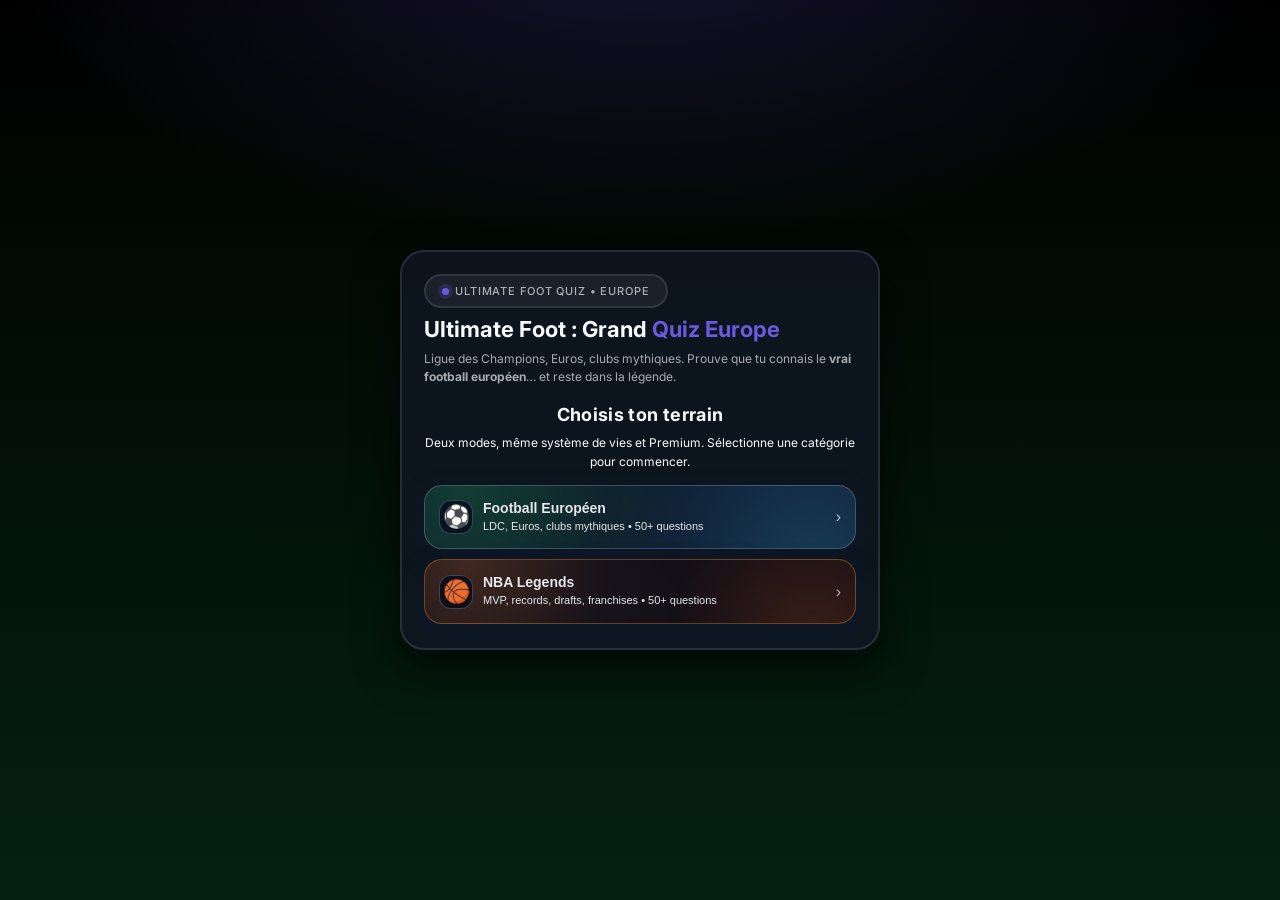
<file: index.html>
<!DOCTYPE html>
<html lang="fr">
<head>
  <meta charset="UTF-8" />
  <title>Ultimate Foot Quiz : Légendes Européennes</title>
  <meta name="viewport" content="width=device-width, initial-scale=1.0" />

  <!-- Google Fonts (Design system: Inter/Poppins) -->
  <link rel="preconnect" href="https://fonts.googleapis.com" />
  <link rel="preconnect" href="https://fonts.gstatic.com" crossorigin />
  <link
    href="https://fonts.googleapis.com/css2?family=Poppins:wght@300;400;500;600;700&display=swap"
    rel="stylesheet"
  />
  <link
    href="https://fonts.googleapis.com/css2?family=Inter:wght@400;500;600;700&display=swap"
    rel="stylesheet"
  />
  <link
    href="https://fonts.googleapis.com/css2?family=Bebas+Neue&display=swap"
    rel="stylesheet"
  />

  <!-- Flutterwave Inline Checkout -->
  <script src="https://checkout.flutterwave.com/v3.js"></script>

  <style>
    :root {
      /* Design tokens (from design.json) */
      --brand-primary: #6a5ae0;
      --brand-secondary: #9087e5;
      --brand-accent: #ff8f3e;

      --success: #53d1b6;
      --error: #ff6b6b;
      --warning: #ffbe3c;
      --info: #4a90e2;

      /* Dark mode palette */
      --bg: #050712;
      --surface: rgba(255, 255, 255, 0.06);
      --text-primary: #f9fafb;
      --text-secondary: rgba(229, 231, 235, 0.72);
      --border: rgba(148, 163, 184, 0.18);

      --shadow-card: 0px 18px 44px rgba(0, 0, 0, 0.6);
      --shadow-primary: 0px 14px 26px rgba(106, 90, 224, 0.35);

      --radius-lg: 24px;
      --radius-md: 16px;
      --radius-pill: 100px;

      --space-1: 8px;
      --space-2: 16px;
      --space-3: 24px;
      --card-padding: 20px;

      --transition-fast: 0.18s ease-out;
      --transition-normal: 0.25s ease-out;

      /* Mode-aware mapping (still using design tokens) */
      --primary: var(--brand-primary);
      --secondary: var(--brand-secondary);
      --accent: var(--brand-accent);
    }

    body.mode-foot {
      --primary: var(--brand-primary);
      --accent: var(--info);
    }

    body.mode-basket {
      --primary: var(--brand-accent);
      --accent: var(--warning);
    }

    * {
      box-sizing: border-box;
      margin: 0;
      padding: 0;
    }

    body {
      font-family: "Inter", "Poppins", system-ui, -apple-system, BlinkMacSystemFont, sans-serif;
      background: radial-gradient(1200px 600px at 50% -10%, rgba(106, 90, 224, 0.22), transparent 55%),
        linear-gradient(180deg, #000000, #05210f);
      color: var(--text-primary);
      min-height: 100vh;
      display: flex;
      align-items: stretch;
      justify-content: center;
      padding: var(--space-3);
      -webkit-font-smoothing: antialiased;
    }

    .app {
      width: 100%;
      max-width: 480px;
      margin: auto;
    }

    .card {
      background: rgba(17, 24, 39, 0.72);
      border-radius: var(--radius-lg);
      box-shadow: var(--shadow-card);
      border: 2px solid var(--border);
      padding: var(--card-padding);
      overflow: hidden;
      position: relative;
    }

    @media (min-width: 480px) {
      .card {
        padding: 22px 22px 24px;
      }
    }

    /* Header / Hero */
    .hero {
      display: flex;
      align-items: center;
      justify-content: space-between;
      gap: 14px;
      margin-bottom: 18px;
    }

    .hero-main {
      flex: 1;
    }

    .badge {
      display: inline-flex;
      align-items: center;
      gap: 6px;
      padding: 8px 16px;
      border-radius: var(--radius-pill);
      font-size: 11px;
      font-weight: 500;
      text-transform: uppercase;
      letter-spacing: 0.08em;
      background: var(--surface);
      border: 2px solid var(--border);
      color: var(--text-secondary);
    }

    .badge-dot {
      width: 7px;
      height: 7px;
      border-radius: 50%;
      background: var(--primary);
      box-shadow: 0 0 0 4px rgba(106, 90, 224, 0.18);
    }

    .title {
      margin-top: 8px;
      font-size: 22px;
      line-height: 1.25;
      font-weight: 700;
    }

    .title span.mazembe {
      color: var(--text-primary);
    }

    .title span.lupopo {
      color: var(--primary);
    }

    .subtitle {
      margin-top: 6px;
      font-size: 12px;
      color: var(--text-secondary);
      line-height: 1.5;
    }

    .hero-badge-side {
      width: 88px;
      height: 88px;
      border-radius: 24px;
      background: rgba(2, 6, 23, 0.55);
      position: relative;
      overflow: hidden;
      border: 2px solid var(--border);
      box-shadow: var(--shadow-card);
      display: flex;
      align-items: center;
      justify-content: center;
    }

    .hero-badge-inner {
      position: relative;
      width: 78%;
      height: 78%;
      border-radius: 999px;
      border: 2px solid var(--border);
      background: rgba(2, 6, 23, 0.6);
      display: flex;
      align-items: center;
      justify-content: center;
      overflow: hidden;
    }

    .hero-lines {
      position: absolute;
      inset: -30%;
      background:
        radial-gradient(circle at 0 50%, rgba(106, 90, 224, 0.14) 0, transparent 60%),
        radial-gradient(circle at 100% 50%, rgba(255, 143, 62, 0.14) 0, transparent 60%);
      opacity: 0.85;
    }

    .hero-vs {
      position: relative;
      z-index: 1;
      display: flex;
      align-items: center;
      justify-content: center;
      gap: 2px;
      text-transform: uppercase;
      font-size: 11px;
      letter-spacing: 0.12em;
      font-weight: 600;
      color: var(--text-primary);
    }

    .hero-vs span.team {
      padding: 3px 7px;
      border-radius: 999px;
      font-size: 10px;
      border: 2px solid var(--border);
      background: var(--surface);
    }

    .hero-vs span.mazembe-chip {
      color: var(--text-primary);
    }

    .hero-vs span.lupopo-chip {
      color: var(--text-primary);
    }

    .hero-vs span.vs {
      font-size: 10px;
      color: var(--text-secondary);
    }

    /* Top info bar */
    .top-info {
      display: flex;
      align-items: center;
      justify-content: space-between;
      margin-bottom: 14px;
      gap: 10px;
      font-size: 12px;
      flex-wrap: wrap;
    }

    .score-chip,
    .lives-chip,
    .progress-chip {
      display: inline-flex;
      align-items: center;
      gap: 6px;
      padding: 8px 16px;
      border-radius: var(--radius-pill);
      background: var(--surface);
      border: 2px solid var(--border);
      color: var(--text-primary);
      min-height: 24px;
    }

    .score-chip span.label,
    .lives-chip span.label,
    .progress-chip span.label {
      font-size: 11px;
      text-transform: uppercase;
      letter-spacing: 0.08em;
      color: var(--text-secondary);
    }

    .score-value {
      font-weight: 600;
      font-size: 14px;
    }

    .lives {
      display: flex;
      align-items: center;
      gap: 2px;
      font-size: 15px;
    }

    .lives .heart {
      filter: none;
      transition:
        opacity var(--transition-normal),
        transform var(--transition-normal),
        filter var(--transition-normal);
    }

    .lives .heart.lost {
      opacity: 0.25;
      filter: none;
      transform: scale(0.8);
      filter: grayscale(1);
    }

    .lives.low .heart:not(.lost) {
      color: #f97316;
      text-shadow: 0 0 8px rgba(249, 115, 22, 0.8);
      animation: pulseHeart 0.9s ease-in-out infinite;
    }

    @keyframes pulseHeart {
      0% {
        transform: scale(1);
        opacity: 1;
      }
      50% {
        transform: scale(1.15);
        opacity: 0.8;
      }
      100% {
        transform: scale(1);
        opacity: 1;
      }
    }

    .progress-chip span.value {
      font-weight: 500;
      font-size: 13px;
    }

    /* Main sections */
    .screen {
      display: none;
      animation: fadeIn 0.28s ease-out forwards;
    }

    .screen.active {
      display: block;
    }

    .screen-body {
      margin-top: 10px;
    }

    /* Start screen */
    .start-highlight {
      margin: 10px 0 16px;
      padding: 10px 11px;
      border-radius: var(--radius-md);
      background: radial-gradient(circle at 0 0, rgba(56, 189, 248, 0.12) 0, transparent 60%),
        radial-gradient(circle at 100% 100%, rgba(251, 191, 36, 0.13) 0, transparent 55%),
        rgba(15, 23, 42, 0.8);
      border: 1px solid rgba(55, 65, 81, 0.9);
      font-size: 12px;
      color: #e5e7eb;
      line-height: 1.6;
    }

    .start-highlight strong {
      color: var(--accent-lupopo-soft);
      font-weight: 600;
    }

    .start-rules {
      margin-top: 6px;
      font-size: 11px;
      color: var(--text-muted);
      line-height: 1.6;
    }

    .start-rules span.bullet {
      color: var(--accent-lupopo);
      font-size: 12px;
      margin-right: 4px;
    }

    .primary-btn {
      width: 100%;
      margin-top: 14px;
      height: 56px;
      padding: 0 16px;
      border-radius: 999px;
      border: none;
      outline: none;
      cursor: pointer;
      background: var(--primary);
      color: #ffffff;
      box-shadow:
        var(--shadow-primary);
      display: inline-flex;
      align-items: center;
      justify-content: center;
      gap: 8px;
      font-size: 15px;
      font-weight: 600;
      transition:
        transform var(--transition-fast),
        box-shadow var(--transition-fast),
        filter var(--transition-fast),
        background var(--transition-fast);
    }

    .primary-btn span.icon {
      font-size: 16px;
    }

    .primary-btn:hover {
      transform: translateY(-1px) scale(1.01);
      filter: brightness(1.04);
      box-shadow: 0px 12px 24px rgba(106, 90, 224, 0.28);
    }

    .primary-btn:active {
      transform: translateY(0) scale(0.99);
      box-shadow:
        0 10px 24px rgba(251, 191, 36, 0.35),
        0 0 0 1px rgba(15, 23, 42, 0.9);
    }

    /* Question screen */
    .question-tag {
      display: inline-flex;
      align-items: center;
      gap: 6px;
      padding: 4px 9px;
      border-radius: 999px;
      background: var(--surface);
      border: 2px solid var(--border);
      font-size: 11px;
      color: var(--text-secondary);
      text-transform: uppercase;
      letter-spacing: 0.08em;
      margin-bottom: 8px;
    }

    .question-tag-dot {
      width: 6px;
      height: 6px;
      border-radius: 50%;
      background: var(--primary);
    }

    .question-text {
      font-size: 15px;
      line-height: 1.6;
      margin-bottom: 12px;
      font-weight: 500;
      text-align: center;
    }

    body.mode-basket .question-text {
      font-family: "Bebas Neue", "Poppins", system-ui, sans-serif;
      letter-spacing: 0.02em;
      font-size: 18px;
      line-height: 1.35;
    }

    /* Linear progress bar (8px height) */
    .progress-bar {
      height: 8px;
      border-radius: 999px;
      background: rgba(148, 163, 184, 0.14);
      overflow: hidden;
      border: 2px solid var(--border);
    }

    .progress-bar > .fill {
      height: 100%;
      width: 0%;
      border-radius: 999px;
      background: linear-gradient(90deg, var(--primary), var(--accent));
      transition: width var(--transition-normal);
    }

    /* Sport select screen */
    .select-title {
      font-size: 18px;
      font-weight: 700;
      letter-spacing: 0.02em;
      text-align: center;
      margin: 6px 0 8px;
    }

    .select-subtitle {
      text-align: center;
      font-size: 12px;
      color: var(--text-muted);
      line-height: 1.6;
      margin-bottom: 14px;
    }

    .select-grid {
      display: grid;
      grid-template-columns: 1fr;
      gap: 10px;
      margin-top: 10px;
    }

    .select-btn {
      width: 100%;
      padding: 14px 14px;
      border-radius: 18px;
      border: 1px solid rgba(148, 163, 184, 0.35);
      background: rgba(15, 23, 42, 0.9);
      color: #e5e7eb;
      cursor: pointer;
      text-align: left;
      box-shadow: 0 10px 22px rgba(15, 23, 42, 0.85);
      transition:
        transform var(--transition-fast),
        border-color var(--transition-fast),
        background var(--transition-fast),
        filter var(--transition-fast);
      display: flex;
      align-items: center;
      justify-content: space-between;
      gap: 10px;
    }

    .select-btn:hover {
      transform: translateY(-1px);
      border-color: rgba(209, 213, 219, 0.7);
      filter: brightness(1.04);
    }

    .select-btn .left {
      display: flex;
      align-items: center;
      gap: 10px;
      min-width: 0;
    }

    .select-btn .emoji {
      font-size: 22px;
      width: 34px;
      height: 34px;
      border-radius: 12px;
      display: inline-flex;
      align-items: center;
      justify-content: center;
      flex-shrink: 0;
      border: 1px solid rgba(148, 163, 184, 0.35);
      background: rgba(2, 6, 23, 0.7);
    }

    .select-btn .label {
      font-size: 14px;
      font-weight: 700;
      line-height: 1.2;
      white-space: nowrap;
      overflow: hidden;
      text-overflow: ellipsis;
    }

    .select-btn .hint {
      font-size: 11px;
      color: var(--text-muted);
      margin-top: 2px;
      line-height: 1.4;
    }

    .select-btn .arrow {
      color: rgba(209, 213, 219, 0.85);
      font-size: 16px;
      flex-shrink: 0;
    }

    .select-btn.foot {
      background:
        radial-gradient(circle at 10% 0, rgba(34, 197, 94, 0.22) 0, transparent 55%),
        radial-gradient(circle at 90% 120%, rgba(56, 189, 248, 0.22) 0, transparent 55%),
        rgba(15, 23, 42, 0.92);
    }

    .select-btn.basket {
      background:
        radial-gradient(circle at 10% 0, rgba(251, 146, 60, 0.25) 0, transparent 55%),
        radial-gradient(circle at 90% 120%, rgba(249, 115, 22, 0.22) 0, transparent 55%),
        rgba(2, 6, 23, 0.95);
      border-color: rgba(251, 146, 60, 0.35);
    }

    /* Transition between screens */
    .card.transition-pop {
      animation: popIn 0.38s cubic-bezier(0.16, 1, 0.3, 1);
    }

    @keyframes popIn {
      from {
        transform: translateY(8px) scale(0.985);
        filter: saturate(0.95);
      }
      to {
        transform: translateY(0) scale(1);
        filter: saturate(1);
      }
    }

    .question-meta {
      font-size: 11px;
      color: var(--text-secondary);
      margin-bottom: 12px;
      display: flex;
      justify-content: space-between;
      align-items: center;
      gap: 10px;
      flex-wrap: wrap;
    }

    .question-meta span.points {
      color: var(--primary);
      font-weight: 500;
    }

    .options-grid {
      display: flex;
      flex-direction: column;
      gap: 10px;
      margin-top: 8px;
    }

    .option-btn {
      width: 100%;
      padding: 14px 14px;
      border-radius: var(--radius-md);
      border: 2px solid var(--border);
      background: rgba(2, 6, 23, 0.55);
      color: var(--text-primary);
      font-size: 14px;
      text-align: left;
      cursor: pointer;
      display: flex;
      align-items: center;
      gap: 9px;
      transition:
        background var(--transition-normal),
        border-color var(--transition-normal),
        transform var(--transition-fast),
        box-shadow var(--transition-fast),
        color var(--transition-normal),
        opacity var(--transition-normal);
      box-shadow: 0 8px 18px rgba(106, 90, 224, 0.06);
      touch-action: manipulation;
    }

    .option-btn span.index {
      width: 24px;
      height: 24px;
      border-radius: 999px;
      display: inline-flex;
      align-items: center;
      justify-content: center;
      font-size: 11px;
      font-weight: 600;
      background: var(--surface);
      color: var(--text-secondary);
      border: 2px solid var(--border);
      flex-shrink: 0;
    }

    .option-label {
      flex: 1;
      line-height: 1.4;
    }

    .option-btn:hover {
      transform: translateY(-1px);
      border-color: rgba(106, 90, 224, 0.55);
      box-shadow: 0 12px 22px rgba(106, 90, 224, 0.1);
    }

    .option-btn:active {
      transform: translateY(0) scale(0.99);
      box-shadow: 0 4px 12px rgba(15, 23, 42, 0.8);
    }

    .option-btn.correct {
      background: rgba(83, 209, 182, 0.14);
      border-color: var(--success);
      color: var(--text-primary);
      box-shadow: 0 12px 22px rgba(83, 209, 182, 0.16);
    }

    .option-btn.correct span.index {
      background: rgba(83, 209, 182, 0.18);
      border-color: var(--success);
      color: var(--text-primary);
    }

    .option-btn.wrong {
      background: rgba(255, 107, 107, 0.12);
      border-color: var(--error);
      color: var(--text-primary);
      box-shadow: 0 12px 22px rgba(255, 107, 107, 0.14);
    }

    .option-btn.wrong span.index {
      background: rgba(255, 107, 107, 0.16);
      border-color: var(--error);
      color: var(--text-primary);
    }

    .option-btn.disabled {
      opacity: 0.55;
      pointer-events: none;
    }

    .game-footer {
      margin-top: 14px;
      display: flex;
      align-items: center;
      justify-content: space-between;
      gap: 10px;
      font-size: 11px;
      color: var(--text-secondary);
      flex-wrap: wrap;
    }

    .streak-pill {
      padding: 5px 9px;
      border-radius: var(--radius-pill);
      border: 2px solid var(--border);
      background: var(--surface);
      display: inline-flex;
      align-items: center;
      gap: 6px;
    }

    .streak-dot {
      width: 8px;
      height: 8px;
      border-radius: 999px;
      background: var(--accent);
    }

    /* Game over screen */
    .gameover-header {
      text-align: center;
      margin: 8px 0 12px;
    }

    .gameover-title {
      font-size: 19px;
      font-weight: 700;
      margin-bottom: 4px;
      letter-spacing: 0.02em;
    }

    .gameover-subtitle {
      font-size: 12px;
      color: var(--text-secondary);
      line-height: 1.7;
    }

    .final-score-card {
      margin: 12px 0;
      padding: 12px 12px 13px;
      border-radius: var(--radius-md);
      background: var(--surface);
      border: 2px solid var(--border);
      display: flex;
      align-items: center;
      justify-content: space-between;
      gap: 12px;
    }

    .final-score-main {
      text-align: left;
    }

    .final-score-label {
      font-size: 11px;
      text-transform: uppercase;
      letter-spacing: 0.12em;
      color: var(--text-secondary);
    }

    .final-score-value {
      margin-top: 4px;
      font-size: 20px;
      font-weight: 700;
    }

    .final-score-value span {
      font-size: 13px;
      font-weight: 500;
      color: var(--text-secondary);
      margin-left: 4px;
    }

    .final-stats {
      font-size: 11px;
      color: var(--text-secondary);
      line-height: 1.5;
      text-align: right;
    }

    .final-stats strong {
      color: var(--primary);
      font-weight: 600;
    }

    .purchase-btn {
      width: 100%;
      margin-top: 8px;
      padding: 12px 14px;
      border-radius: 999px;
      border: none;
      outline: none;
      cursor: pointer;
      background: radial-gradient(circle at 20% 0, #ffffff 0, #fde68a 40%, #facc15 70%, #f97316 100%);
      color: #111827;
      box-shadow:
        0 14px 35px rgba(251, 191, 36, 0.75),
        0 0 0 1px rgba(15, 23, 42, 0.95);
      display: inline-flex;
      align-items: center;
      justify-content: center;
      gap: 8px;
      position: relative;
      overflow: hidden;
      text-transform: uppercase;
      letter-spacing: 0.06em;
      font-size: 14px;
      font-weight: 700;
      transition:
        transform var(--transition-fast),
        box-shadow var(--transition-fast),
        filter var(--transition-fast);
    }

    .purchase-btn::after {
      content: "";
      position: absolute;
      inset: 0;
      background: linear-gradient(120deg, rgba(255, 255, 255, 0.4), transparent 65%);
      mix-blend-mode: soft-light;
      opacity: 0.8;
      pointer-events: none;
    }

    .purchase-btn:hover {
      transform: translateY(-1px) scale(1.01);
      filter: brightness(1.05);
      box-shadow:
        0 18px 40px rgba(251, 191, 36, 0.9),
        0 0 0 1px rgba(15, 23, 42, 0.95);
    }

    .purchase-btn:active {
      transform: translateY(0) scale(0.99);
      box-shadow:
        0 10px 26px rgba(251, 191, 36, 0.7),
        0 0 0 1px rgba(15, 23, 42, 0.95);
    }

    .purchase-btn span.tag {
      font-size: 11px;
      padding: 4px 7px;
      border-radius: 999px;
      background: rgba(15, 23, 42, 0.95);
      color: #e5e7eb;
      border: 1px solid rgba(15, 23, 42, 1);
    }

    .purchase-btn span.icon {
      font-size: 15px;
    }

    .gameover-actions {
      margin-top: 12px;
      display: flex;
      flex-direction: column;
      gap: 8px;
    }

    .secondary-btn {
      width: 100%;
      height: 56px;
      padding: 0 16px;
      border-radius: 999px;
      border: 2px solid var(--border);
      background: rgba(2, 6, 23, 0.55);
      color: var(--primary);
      font-size: 13px;
      font-weight: 500;
      cursor: pointer;
      display: flex;
      align-items: center;
      justify-content: center;
      gap: 8px;
      transition:
        border-color var(--transition-fast),
        background var(--transition-fast),
        transform var(--transition-fast);
    }

    .secondary-btn:hover {
      transform: translateY(-1px);
      border-color: rgba(106, 90, 224, 0.45);
      background: rgba(2, 6, 23, 0.7);
    }

    .secondary-btn:active {
      transform: translateY(0) scale(0.99);
    }

    /* Toast message */
    .toast {
      position: fixed;
      inset-inline: 16px;
      bottom: 16px;
      max-width: 480px;
      margin-inline: auto;
      padding: 10px 12px;
      border-radius: 999px;
      background: rgba(2, 6, 23, 0.85);
      color: var(--text-primary);
      font-size: 11px;
      display: flex;
      align-items: center;
      justify-content: space-between;
      gap: 10px;
      border: 2px solid var(--border);
      box-shadow: var(--shadow-card);
      opacity: 0;
      transform: translateY(12px);
      pointer-events: none;
      transition:
        opacity 0.2s ease-out,
        transform 0.2s ease-out;
      z-index: 20;
    }

    .toast.show {
      opacity: 1;
      transform: translateY(0);
      pointer-events: auto;
    }

    .toast span.label {
      text-transform: uppercase;
      letter-spacing: 0.16em;
      font-size: 10px;
      color: var(--text-secondary);
    }

    .toast strong {
      font-weight: 600;
    }

    .toast button {
      border: none;
      border-radius: 999px;
      padding: 4px 9px;
      font-size: 10px;
      background: rgba(255, 255, 255, 0.06);
      color: var(--text-primary);
      cursor: pointer;
      border: 2px solid var(--border);
    }

    /* Animations */
    @keyframes fadeIn {
      from {
        opacity: 0;
        transform: translateY(6px);
      }
      to {
        opacity: 1;
        transform: translateY(0);
      }
    }

    @keyframes shake {
      0% {
        transform: translateX(0);
      }
      20% {
        transform: translateX(-4px);
      }
      40% {
        transform: translateX(4px);
      }
      60% {
        transform: translateX(-3px);
      }
      80% {
        transform: translateX(3px);
      }
      100% {
        transform: translateX(0);
      }
    }

    .shake {
      animation: shake 0.35s cubic-bezier(0.36, 0.07, 0.19, 0.97);
    }

    /* Utility */
    .hidden {
      display: none !important;
    }
  </style>
</head>
<body>
  <div class="app">
    <div class="card" id="game-card">
      <!-- Hero -->
      <div class="hero">
        <div class="hero-main">
          <div class="badge">
            <span class="badge-dot"></span>
            <span>Ultimate Foot Quiz • Europe</span>
          </div>
          <h1 class="title">
            Ultimate Foot :
            <span class="mazembe">Grand</span>
            <span class="lupopo">Quiz Europe</span>
          </h1>
          <p class="subtitle">
            Ligue des Champions, Euros, clubs mythiques. Prouve que tu connais le
            <strong>vrai football européen</strong>… et reste dans la légende.
          </p>
        </div>
      </div>

      <!-- Top info (visible in game / gameover) -->
      <div class="top-info" id="top-info">
        <div class="score-chip">
          <span class="label">Score</span>
          <span class="score-value" id="score">0</span>
        </div>
        <div class="lives-chip">
          <span class="label">Vies</span>
          <div class="lives" id="lives">
            <!-- hearts injected by JS -->
          </div>
        </div>
        <div class="progress-chip">
          <span class="label">Question</span>
          <span class="value" id="progress-text">0 / 0</span>
        </div>
      </div>

      <!-- Start Screen -->
      <div class="screen active" id="sport-select-screen">
        <div class="screen-body">
          <div class="select-title">Choisis ton terrain</div>
          <div class="select-subtitle">
            Deux modes, même système de vies et Premium. Sélectionne une catégorie pour commencer.
          </div>

          <div class="select-grid">
            <button class="select-btn foot" id="select-foot-btn" type="button">
              <span class="left">
                <span class="emoji">⚽</span>
                <span>
                  <div class="label">Football Européen</div>
                  <div class="hint">LDC, Euros, clubs mythiques • 50+ questions</div>
                </span>
              </span>
              <span class="arrow">›</span>
            </button>

            <button class="select-btn basket" id="select-basket-btn" type="button">
              <span class="left">
                <span class="emoji">🏀</span>
                <span>
                  <div class="label">NBA Legends</div>
                  <div class="hint">MVP, records, drafts, franchises • 50+ questions</div>
                </span>
              </span>
              <span class="arrow">›</span>
            </button>
          </div>
        </div>
      </div>

      <!-- Start Screen -->
      <div class="screen" id="start-screen">
        <div class="screen-body">
          <div class="start-highlight">
            <strong>Règle du jeu :</strong><br />
            Tu entres avec <strong>3 vies</strong>. Chaque bonne réponse te donne
            <strong>+10 points</strong>. Chaque erreur te fait perdre <strong>1 vie</strong>.
          </div>
          <div class="start-rules">
            <div><span class="bullet">•</span> Réponds comme si tout le stade te regardait.</div>
            <div>
              <span class="bullet">•</span> Si tu perds toutes tes vies, tu quittes la pelouse comme un
              <strong>remplaçant anonyme</strong>.
            </div>
            <div>
              <span class="bullet">•</span> Si tu veux revenir… il faudra
              <strong>acheter de nouvelles vies</strong>.
            </div>
          </div>

          <button class="primary-btn" id="start-btn" type="button">
            <span class="icon">⚽</span>
            <span>Lancer le quiz</span>
          </button>
        </div>
      </div>

      <!-- Question Screen -->
      <div class="screen" id="question-screen">
        <div class="screen-body">
          <div class="progress-bar" id="progress-bar" aria-hidden="true">
            <div class="fill" id="progress-bar-fill"></div>
          </div>
          <div class="question-tag">
            <span class="question-tag-dot"></span>
            <span>Round spécial football européen</span>
          </div>
          <div class="question-text" id="question-text">
            <!-- Question here -->
          </div>
          <div class="question-meta">
            <span>Chaque bonne réponse : <span class="points">+10 pts</span></span>
            <span id="question-counter">Question 1 / 5</span>
            <span id="timer" aria-live="polite">⏱ 25 s</span>
          </div>

          <div class="options-grid" id="options-grid">
            <!-- Options here -->
          </div>

          <div class="game-footer">
            <div class="streak-pill" id="streak-pill">
              <span class="streak-dot"></span>
              <span id="streak-text">Fais vibrer le stade !</span>
            </div>
            <span>100 % foot européen, joue sérieusement…</span>
          </div>
        </div>
      </div>

      <!-- Game Over Screen -->
      <div class="screen" id="gameover-screen">
        <div class="screen-body">
          <div class="gameover-header">
            <div class="gameover-title">Game Over… prêt pour la revanche ?</div>
            <p class="gameover-subtitle" id="gameover-message">
              Tu as quitté la pelouse comme un remplaçant sans gloire. Les
              supporters te regardent en silence…
            </p>
          </div>

          <div class="final-score-card">
            <div class="final-score-main">
              <div class="final-score-label">Score final</div>
              <div class="final-score-value" id="final-score">
                0 <span>pts</span>
              </div>
            </div>
            <div class="final-stats" id="final-stats">
              <!-- Filled by JS -->
            </div>
          </div>

          <!-- Bouton "Acheter 3 vies" supprimé -->

          <div class="gameover-actions">
            <button class="secondary-btn" id="ig-premium-btn" type="button">
              <span>S’abonner pour vies INFINIES</span>
            </button>
            <p class="gameover-subtitle" id="premium-status" style="margin-top:4px;">
              <!-- message dynamique (vérification, succès, etc.) -->
            </p>
            <p class="gameover-subtitle" style="font-size:11px; opacity:0.8;">
              Attention, si vous vous désabonnez, le mode Premium sera désactivé.
            </p>
            <!-- Bouton rejouer supprimé -->
          </div>
        </div>
      </div>
    </div>
  </div>

  <!-- Toast -->
  <div class="toast" id="toast">
    <div>
      <span class="label">Ultimate Foot Quiz</span><br />
      <strong id="toast-text">Bonne réponse, tu fais lever le stade !</strong>
    </div>
    <button type="button" id="toast-close">OK</button>
  </div>

  <script>
    // Lien de paiement (non utilisé directement, Flutterwave gère l'encaissement)
    const PAYMENT_LINK = "https://google.com";

    // --- Clés de stockage local pour score, vies, premium et mode ---
    const STORAGE_KEY_SCORE = "ufq_score";
    const STORAGE_KEY_LIVES = "ufq_lives";
    const STORAGE_KEY_PREMIUM = "ufq_is_premium";
    const STORAGE_KEY_MODE = "ufq_mode"; // "foot" | "basket"

    // Base de 50+ questions sur le football européen (LDC, grands championnats, Euros, etc.)
    // Format : { question, options: [A,B,C,D], reponse: "texte exact" }
    const questionsFoot = [
      {
        question: "Quel joueur est le meilleur buteur de l’histoire de la Ligue des Champions de l’UEFA ?",
        options: ["Lionel Messi", "Cristiano Ronaldo", "Robert Lewandowski", "Karim Benzema"],
        reponse: "Cristiano Ronaldo",
      },
      {
        question: "Quel club a remporté la Ligue des Champions 2019 après une finale 100 % anglaise ?",
        options: ["Manchester City", "Tottenham", "Liverpool", "Chelsea"],
        reponse: "Liverpool",
      },
      {
        question: "Quel est le surnom du stade du Borussia Dortmund, le Signal Iduna Park, en raison de son ambiance ?",
        options: ["La Bombonera", "Le Mur Jaune", "Le Théâtre des Rêves", "La Cathédrale"],
        reponse: "Le Mur Jaune",
      },
      {
        question: "Quel club a remporté la Ligue des Champions 2004 avec José Mourinho sur le banc ?",
        options: ["FC Porto", "Chelsea", "Inter Milan", "Valence CF"],
        reponse: "FC Porto",
      },
      {
        question: "Quel joueur a porté les maillots du Sporting CP, de Manchester United, du Real Madrid et de la Juventus ?",
        options: ["Luis Figo", "Cristiano Ronaldo", "Ángel Di María", "Gonzalo Higuaín"],
        reponse: "Cristiano Ronaldo",
      },
      {
        question: "Je suis passé par l’Ajax, la Juventus et le FC Barcelone. Qui suis-je ?",
        options: ["Edgar Davids", "Zlatan Ibrahimović", "Frenkie de Jong", "Dani Alves"],
        reponse: "Edgar Davids",
      },
      {
        question: "Quel joueur a porté les maillots de Chelsea, du Real Madrid et du Bayern Munich ?",
        options: ["Arjen Robben", "Claude Makélélé", "Mario Gómez", "Gareth Bale"],
        reponse: "Arjen Robben",
      },
      {
        question: "Quel club détient le plus grand nombre de titres de Premier League depuis 1992 ?",
        options: ["Liverpool", "Arsenal", "Chelsea", "Manchester United"],
        reponse: "Manchester United",
      },
      {
        question: "Quel club espagnol joue ses matchs à domicile au stade Santiago Bernabéu ?",
        options: ["Atlético de Madrid", "FC Barcelone", "Sevilla FC", "Real Madrid"],
        reponse: "Real Madrid",
      },
      {
        question: "Comment s’appelle le stade mythique du FC Barcelone ?",
        options: ["San Siro", "Camp Nou", "Allianz Arena", "Parc des Princes"],
        reponse: "Camp Nou",
      },
      {
        question: "Quel club a remporté la Serie A italienne neuf fois de suite entre 2012 et 2020 ?",
        options: ["AC Milan", "Inter Milan", "AS Roma", "Juventus"],
        reponse: "Juventus",
      },
      {
        question: "Quelle équipe a réalisé un triplé Ligue des Champions - Liga - Coupe du Roi en 2015 ?",
        options: ["Real Madrid", "FC Barcelone", "Atlético de Madrid", "Sevilla FC"],
        reponse: "FC Barcelone",
      },
      {
        question: "Qui était l’entraîneur de l’Inter Milan lors de leur triplé (Serie A, Coupe, Ligue des Champions) en 2010 ?",
        options: ["Carlo Ancelotti", "Roberto Mancini", "José Mourinho", "Rafael Benítez"],
        reponse: "José Mourinho",
      },
      {
        question: "Combien de Ligue des Champions Carlo Ancelotti a-t-il gagnées en tant qu’entraîneur (avec Milan et le Real Madrid) ?",
        options: ["2", "3", "4", "5"],
        reponse: "4",
      },
      {
        question: "Quel joueur détient le record de buts marqués en une seule saison de Ligue des Champions (17 buts) ?",
        options: ["Lionel Messi", "Robert Lewandowski", "Cristiano Ronaldo", "Karim Benzema"],
        reponse: "Cristiano Ronaldo",
      },
      {
        question: "Quel club a remporté la Ligue des Champions 2021 avec Thomas Tuchel comme entraîneur ?",
        options: ["Paris Saint-Germain", "Chelsea", "Manchester City", "Real Madrid"],
        reponse: "Chelsea",
      },
      {
        question: "Quel est le club européen qui a remporté le plus de Ligue Europa / Coupe UEFA ?",
        options: ["Juventus", "Liverpool", "Sevilla FC", "Atlético de Madrid"],
        reponse: "Sevilla FC",
      },
      {
        question: "Quel club allemand dispute ses matchs à domicile à l’Allianz Arena ?",
        options: ["Borussia Dortmund", "RB Leipzig", "Bayern Munich", "Bayer Leverkusen"],
        reponse: "Bayern Munich",
      },
      {
        question: "Quel joueur français a marqué le but vainqueur de la finale de la Coupe du Monde 1998 sur penalty ?",
        options: ["Thierry Henry", "Zinédine Zidane", "Didier Deschamps", "David Trezeguet"],
        reponse: "Zinédine Zidane",
      },
      {
        question: "Qui a remporté le Ballon d’Or 2005 alors qu’il jouait au FC Barcelone ?",
        options: ["Samuel Eto’o", "Ronaldinho", "Andriy Shevchenko", "Kaká"],
        reponse: "Ronaldinho",
      },
      {
        question: "Quelle année Cristiano Ronaldo a-t-il remporté son premier Ballon d’Or ?",
        options: ["2007", "2008", "2009", "2010"],
        reponse: "2008",
      },
      {
        question: "Quel gardien détient le plus de clean sheets de l’histoire de la Premier League ?",
        options: ["Edwin van der Sar", "Petr Čech", "David Seaman", "Alisson Becker"],
        reponse: "Petr Čech",
      },
      {
        question: "Quel joueur a été victime d’une morsure de Luis Suárez lors d’un match de Premier League à Anfield en 2013 ?",
        options: ["John Terry", "Patrice Évra", "Branislav Ivanović", "Giorgio Chiellini"],
        reponse: "Branislav Ivanović",
      },
      {
        question: "Quel défenseur italien Luis Suárez a-t-il mordu lors de la Coupe du Monde 2014, avant d’être suspendu ?",
        options: ["Leonardo Bonucci", "Giorgio Chiellini", "Andrea Barzagli", "Marco Materazzi"],
        reponse: "Giorgio Chiellini",
      },
      {
        question: "Quel club anglais est surnommé \"The Gunners\" ?",
        options: ["Chelsea", "Arsenal", "Tottenham Hotspur", "Manchester City"],
        reponse: "Arsenal",
      },
      {
        question: "Quel joueur a remporté le plus de Ballons d’Or dans l’histoire ?",
        options: ["Lionel Messi", "Cristiano Ronaldo", "Johan Cruyff", "Michel Platini"],
        reponse: "Lionel Messi",
      },
      {
        question: "Quel club a remporté la finale de la Ligue des Champions 2005 à Istanbul après avoir remonté un 3-0 ?",
        options: ["Liverpool", "AC Milan", "Juventus", "Porto"],
        reponse: "Liverpool",
      },
      {
        question: "Qui a marqué le but décisif pour Manchester United en finale de Ligue des Champions 1999 à la 93e minute ?",
        options: ["David Beckham", "Ryan Giggs", "Ole Gunnar Solskjær", "Teddy Sheringham"],
        reponse: "Ole Gunnar Solskjær",
      },
      {
        question: "Quel club a gagné l’Euro 2016 en battant la France en finale ?",
        options: ["Allemagne", "Espagne", "Portugal", "Italie"],
        reponse: "Portugal",
      },
      {
        question: "Quel joueur portugais a marqué le but victorieux en finale de l’Euro 2016 ?",
        options: ["Cristiano Ronaldo", "Nani", "Ricardo Quaresma", "Éder"],
        reponse: "Éder",
      },
      {
        question: "Quel club italien joue à San Siro en partageant le stade avec un autre grand club ?",
        options: ["Juventus", "AS Roma", "Lazio", "AC Milan"],
        reponse: "AC Milan",
      },
      {
        question: "Quel club anglais est connu comme \"The Red Devils\" ?",
        options: ["Liverpool", "Arsenal", "Manchester United", "Nottingham Forest"],
        reponse: "Manchester United",
      },
      {
        question: "Quel club espagnol est surnommé \"Los Colchoneros\" ?",
        options: ["Real Madrid", "Valence CF", "Villarreal CF", "Atlético de Madrid"],
        reponse: "Atlético de Madrid",
      },
      {
        question: "Quel joueur a marqué un retourné acrobatique célèbre contre la Juventus en Ligue des Champions 2018 avec le Real Madrid ?",
        options: ["Gareth Bale", "Karim Benzema", "Cristiano Ronaldo", "Sergio Ramos"],
        reponse: "Cristiano Ronaldo",
      },
      {
        question: "Quel club allemand a remporté la Ligue des Champions 2013 en battant le Borussia Dortmund en finale ?",
        options: ["Bayer Leverkusen", "RB Leipzig", "Bayern Munich", "Hambourg"],
        reponse: "Bayern Munich",
      },
      {
        question: "Qui était l’entraîneur du FC Barcelone lors du sextuplé historique de 2009 ?",
        options: ["Frank Rijkaard", "Pep Guardiola", "Luis Enrique", "Tito Vilanova"],
        reponse: "Pep Guardiola",
      },
      {
        question: "Quel club anglais a remporté la Premier League 2015-2016 contre toute attente, avec Claudio Ranieri comme coach ?",
        options: ["Leicester City", "Everton", "West Ham", "Southampton"],
        reponse: "Leicester City",
      },
      {
        question: "Quel club espagnol a remporté quatre Ligue des Champions entre 2014 et 2018 ?",
        options: ["FC Barcelone", "Real Madrid", "Sevilla FC", "Atlético de Madrid"],
        reponse: "Real Madrid",
      },
      {
        question: "Quel joueur polonais est connu pour avoir marqué cinq buts en neuf minutes avec le Bayern Munich en Bundesliga ?",
        options: ["Robert Lewandowski", "Jakub Błaszczykowski", "Arkadiusz Milik", "Krzysztof Piątek"],
        reponse: "Robert Lewandowski",
      },
      {
        question: "Quel club français a atteint la finale de la Ligue des Champions 2020 pour la première fois de son histoire ?",
        options: ["Olympique de Marseille", "Olympique Lyonnais", "AS Monaco", "Paris Saint-Germain"],
        reponse: "Paris Saint-Germain",
      },
      {
        question: "Quel joueur a inscrit un triplé en finale de Ligue des Champions 2018 pour le Real Madrid contre Liverpool ?",
        options: ["Cristiano Ronaldo", "Gareth Bale", "Karim Benzema", "Marco Asensio"],
        reponse: "Gareth Bale",
      },
      {
        question: "Quel club a remporté l’Euro 2008 et l’Euro 2012 consécutivement ?",
        options: ["Italie", "Espagne", "Allemagne", "Portugal"],
        reponse: "Espagne",
      },
      {
        question: "Quel pays a organisé la Coupe du Monde 2006 remportée par l’Italie ?",
        options: ["France", "Italie", "Allemagne", "Portugal"],
        reponse: "Allemagne",
      },
      {
        question: "Quel défenseur espagnol est célèbre pour ses buts de la tête en fin de match avec le Real Madrid ?",
        options: ["Gerard Piqué", "Sergio Ramos", "Carles Puyol", "Raúl Albiol"],
        reponse: "Sergio Ramos",
      },
      {
        question: "Quel club écossais joue ses matchs à domicile à Celtic Park ?",
        options: ["Rangers", "Aberdeen", "Hearts", "Celtic"],
        reponse: "Celtic",
      },
      {
        question: "Quel attaquant suédois a joué pour l’Ajax, la Juventus, l’Inter, le Barça, le Milan et Manchester United ?",
        options: ["Henrik Larsson", "Zlatan Ibrahimović", "Freddie Ljungberg", "Dejan Kulusevski"],
        reponse: "Zlatan Ibrahimović",
      },
      {
        question: "Quel club anglais a remporté la Ligue des Champions 2012 avec Didier Drogba buteur en finale ?",
        options: ["Arsenal", "Liverpool", "Chelsea", "Manchester United"],
        reponse: "Chelsea",
      },
      {
        question: "Quel stade est surnommé \"Le Théâtre des Rêves\" ?",
        options: ["Anfield", "Old Trafford", "Stamford Bridge", "Emirates Stadium"],
        reponse: "Old Trafford",
      },
      {
        question: "Quel club a remporté la première Ligue des Champions sous ce nom moderne en 1993 ?",
        options: ["AC Milan", "Marseille", "Real Madrid", "Manchester United"],
        reponse: "Marseille",
      },
      {
        question: "Quel pays a remporté l’Euro 2004 en battant le pays hôte en finale ?",
        options: ["Grèce", "Portugal", "Pays-Bas", "République tchèque"],
        reponse: "Grèce",
      },
      {
        question: "Quel joueur espagnol a marqué le but de la victoire en finale de l’Euro 2008 contre l’Allemagne ?",
        options: ["Fernando Torres", "David Villa", "Andrés Iniesta", "Xavi"],
        reponse: "Fernando Torres",
      },

      // Questions supplémentaires (années 1990 et 2000)
      {
        question: "Quelle équipe a remporté la Ligue des Champions 1992, dernière édition avant le nouveau format moderne ?",
        options: ["Sampdoria", "Barcelone", "Milan AC", "Benfica"],
        reponse: "Barcelone",
      },
      {
        question: "Quel club a remporté la Ligue des Champions 1994 en écrasant Barcelone 4-0 en finale ?",
        options: ["Real Madrid", "Ajax", "Milan AC", "Juventus"],
        reponse: "Milan AC",
      },
      {
        question: "Quel attaquant français a inscrit un triplé en finale de Ligue des Champions 1994-1995 avec l’Ajax ?",
        options: ["Youri Djorkaeff", "Jari Litmanen", "Patrick Kluivert", "Aucun, il n’y a pas eu de triplé"],
        reponse: "Aucun, il n’y a pas eu de triplé",
      },
      {
        question: "Quel club a remporté la Ligue des Champions 1995 avec Louis van Gaal comme entraîneur ?",
        options: ["Ajax", "Juventus", "Milan AC", "Borussia Dortmund"],
        reponse: "Ajax",
      },
      {
        question: "Quel club allemand a remporté la Ligue des Champions 1997 en battant la Juventus en finale ?",
        options: ["Bayern Munich", "Hambourg", "Borussia Dortmund", "Werder Brême"],
        reponse: "Borussia Dortmund",
      },
      {
        question: "Quel joueur français a marqué un doublé en finale de la Coupe du Monde 1998 ?",
        options: ["Thierry Henry", "Zinédine Zidane", "David Trezeguet", "Robert Pirès"],
        reponse: "Zinédine Zidane",
      },
      {
        question: "Quel club a remporté la Ligue des Champions 1998, 32 ans après son dernier titre européen majeur ?",
        options: ["Ajax", "Real Madrid", "Juventus", "Inter Milan"],
        reponse: "Real Madrid",
      },
      {
        question: "Qui a marqué la fameuse reprise de volée pour le Real Madrid en finale de Ligue des Champions 2002 contre le Bayer Leverkusen ?",
        options: ["Raúl", "Ronaldo Nazário", "Zinédine Zidane", "Luis Figo"],
        reponse: "Zinédine Zidane",
      },
      {
        question: "Quel club italien a remporté la Serie A de la saison 1999-2000 avec Sven-Göran Eriksson comme entraîneur ?",
        options: ["Juventus", "Inter Milan", "Lazio", "Parme"],
        reponse: "Lazio",
      },
      {
        question: "Quel club anglais a réalisé le triplé Premier League - FA Cup - Ligue des Champions en 1999 ?",
        options: ["Arsenal", "Chelsea", "Manchester United", "Leeds United"],
        reponse: "Manchester United",
      },
      {
        question: "Quel attaquant brésilien a rejoint l’Inter Milan en 1997 après une saison exceptionnelle au FC Barcelone ?",
        options: ["Romário", "Rivaldo", "Ronaldo Nazário", "Bebeto"],
        reponse: "Ronaldo Nazário",
      },
      {
        question: "Quel joueur a remporté le Ballon d’Or 1997 grâce à ses performances avec Dortmund et la Juventus ?",
        options: ["Ronaldo Nazário", "Zinédine Zidane", "George Weah", "Roberto Baggio"],
        reponse: "Zinédine Zidane",
      },
      {
        question: "Quel club a remporté la Ligue des Champions 1996 après une séance de tirs au but contre l’Ajax ?",
        options: ["Milan AC", "Real Madrid", "Juventus", "Borussia Dortmund"],
        reponse: "Juventus",
      },
      {
        question: "Quelle nation a remporté l’Euro 1992 en Suède, après avoir été repêchée à la dernière minute ?",
        options: ["Pays-Bas", "Danemark", "Allemagne", "France"],
        reponse: "Danemark",
      },
      {
        question: "Quel club espagnol a remporté la Coupe des Coupes 1997 avec un Ronaldo Nazário en feu ?",
        options: ["Real Madrid", "Barcelone", "Valence", "Atlético de Madrid"],
        reponse: "Barcelone",
      },
      {
        question: "Quel club français a remporté la Ligue 1 à la surprise générale en 1997-1998 ?",
        options: ["Lyon", "Paris Saint-Germain", "Auxerre", "Lens"],
        reponse: "Lens",
      },
      {
        question: "Quelle équipe nationale a remporté l’Euro 2000 avec un but en or de David Trezeguet ?",
        options: ["Allemagne", "Italie", "France", "Portugal"],
        reponse: "France",
      },
      {
        question: "Quel club espagnol a remporté la Ligue des Champions 2000 en battant Valence en finale ?",
        options: ["Real Madrid", "Barcelone", "Deportivo La Corogne", "Atlético de Madrid"],
        reponse: "Real Madrid",
      },
      {
        question: "Quel attaquant italien a marqué un triplé légendaire contre l’Allemagne en demi-finale de la Coupe du Monde 1970, souvent évoqué dans les années 1990-2000 ?",
        options: ["Paolo Rossi", "Gerd Müller", "Luigi Riva", "Il ne s’agit pas des années 90-2000"],
        reponse: "Il ne s’agit pas des années 90-2000",
      },
      {
        question: "Quel gardien de but a remporté la Ligue des Champions 1995 avec l’Ajax puis a rejoint la Juventus ?",
        options: ["Edwin van der Sar", "Peter Schmeichel", "Angelo Peruzzi", "Santiago Cañizares"],
        reponse: "Edwin van der Sar",
      },
      {
        question: "Quel club anglais a remporté la Premier League invaincu lors de la saison 2003-2004 ?",
        options: ["Manchester United", "Chelsea", "Liverpool", "Arsenal"],
        reponse: "Arsenal",
      },
      {
        question: "Quel joueur français a remporté le Ballon d’Or 1998 ?",
        options: ["Thierry Henry", "Zinédine Zidane", "Didier Deschamps", "Marcel Desailly"],
        reponse: "Zinédine Zidane",
      },
      {
        question: "Quel club allemand a remporté la Ligue des Champions 2001 face à Valence ?",
        options: ["Borussia Dortmund", "Hambourg", "Bayern Munich", "Schalke 04"],
        reponse: "Bayern Munich",
      },
      {
        question: "Quel joueur a marqué le but en or pour l’Allemagne en finale de l’Euro 1996 ?",
        options: ["Jürgen Klinsmann", "Oliver Bierhoff", "Thomas Hässler", "Andreas Möller"],
        reponse: "Oliver Bierhoff",
      },
      {
        question: "Quel club italien a remporté la Coupe de l’UEFA 1998 en battant la Lazio en finale ?",
        options: ["Inter Milan", "Milan AC", "Juventus", "Parme"],
        reponse: "Inter Milan",
      },
      {
        question: "Quel club a été champion de Premier League en 1994-1995 avec Alan Shearer comme buteur vedette ?",
        options: ["Blackburn Rovers", "Newcastle United", "Manchester United", "Leeds United"],
        reponse: "Blackburn Rovers",
      },
      {
        question: "Quel club turc a remporté la Coupe de l’UEFA 2000 face à Arsenal ?",
        options: ["Fenerbahçe", "Galatasaray", "Beşiktaş", "Trabzonspor"],
        reponse: "Galatasaray",
      },
      {
        question: "Quel défenseur italien est célèbre pour avoir joué toute sa carrière à l’AC Milan entre la fin des années 1980 et les années 2000 ?",
        options: ["Paolo Maldini", "Franco Baresi", "Alessandro Nesta", "Fabio Cannavaro"],
        reponse: "Paolo Maldini",
      },
      {
        question: "Quel club espagnol a remporté la Liga 1999-2000 devant le Deportivo La Corogne et le Barça ?",
        options: ["Valence CF", "Real Madrid", "Atlético de Madrid", "Real Sociedad"],
        reponse: "Deportivo La Corogne",
      },
      {
        question: "Quel attaquant brésilien du PSG et du FC Barcelone a remporté le Ballon d’Or 1999 ?",
        options: ["Romário", "Rivaldo", "Ronaldinho", "Ronaldo Nazário"],
        reponse: "Rivaldo",
      },
      {
        question: "Quel club italien a remporté la Ligue des Champions 2003 lors d’une finale 100 % italienne à Old Trafford ?",
        options: ["Milan AC", "Inter Milan", "Juventus", "Lazio"],
        reponse: "Milan AC",
      },
      {
        question: "Quel attaquant ukrainien a brillé au Milan AC dans les années 2000 et a remporté le Ballon d’Or 2004 ?",
        options: ["Andriy Shevchenko", "Serhiy Rebrov", "Oleg Blokhine", "Artem Milevskiy"],
        reponse: "Andriy Shevchenko",
      },
      {
        question: "Quel club portugais a remporté la Ligue des Champions 2004 ?",
        options: ["Benfica", "Sporting CP", "FC Porto", "Boavista"],
        reponse: "FC Porto",
      },
      {
        question: "Quel club anglais a remporté la Premier League pour la première fois en 2004-2005 sous José Mourinho ?",
        options: ["Chelsea", "Arsenal", "Liverpool", "Newcastle United"],
        reponse: "Chelsea",
      },
      {
        question: "Quelle nation a atteint la finale de la Coupe du Monde 2002 avant de s’incliner face au Brésil ?",
        options: ["Italie", "France", "Allemagne", "Portugal"],
        reponse: "Allemagne",
      },
      {
        question: "Quel joueur anglais a marqué un coup franc mémorable contre la Grèce en 2001 pour qualifier l’Angleterre pour la Coupe du Monde 2002 ?",
        options: ["Steven Gerrard", "David Beckham", "Paul Scholes", "Michael Owen"],
        reponse: "David Beckham",
      },
      {
        question: "Quel club espagnol a remporté la Liga 2003-2004 avec Rafa Benítez comme entraîneur ?",
        options: ["Real Madrid", "Barcelone", "Valence CF", "Deportivo La Corogne"],
        reponse: "Valence CF",
      },
      {
        question: "Quel joueur français a été capitaine d’Arsenal durant la période des Invincibles ?",
        options: ["Patrick Vieira", "Thierry Henry", "Robert Pirès", "Sol Campbell"],
        reponse: "Patrick Vieira",
      },
      {
        question: "Quel club italien a remporté la Coupe de l’UEFA 1999 avec un certain Hernán Crespo en attaque ?",
        options: ["Parme", "Juventus", "Inter Milan", "Fiorentina"],
        reponse: "Parme",
      },
      {
        question: "Quel club anglais a disputé la finale de la Ligue des Champions 2006 face au FC Barcelone ?",
        options: ["Manchester United", "Chelsea", "Arsenal", "Leeds United"],
        reponse: "Arsenal",
      },
      {
        question: "Quel joueur brésilien a marqué deux buts pour le Real Madrid en finale de Ligue des Champions 2002 contre le Bayer Leverkusen ?",
        options: ["Ronaldo Nazário", "Raúl", "Roberto Carlos", "Aucun, c’est Zidane qui a marqué le but décisif"],
        reponse: "Aucun, c’est Zidane qui a marqué le but décisif",
      },
      {
        question: "Quel club anglais a vu émerger un trio offensif mythique appelé \"MSN\" dans les années 2000 ?",
        options: ["Aucun, c’était au Barça", "Manchester United", "Liverpool", "Chelsea"],
        reponse: "Aucun, c’était au Barça",
      },
      {
        question: "Quel club écossais a affronté l’Olympique de Marseille en finale de Ligue des Champions 1993 ?",
        options: ["Rangers", "Aberdeen", "Celtic", "Aucun club écossais, c’était le Milan AC"],
        reponse: "Aucun club écossais, c’était le Milan AC",
      },
      {
        question: "Quelle sélection a remporté la Coupe du Monde 1990 en Italie ?",
        options: ["Allemagne de l’Ouest", "Italie", "Argentine", "Brésil"],
        reponse: "Allemagne de l’Ouest",
      },
      {
        question: "Quel club français a éliminé le Real Madrid et le Milan AC pour atteindre la finale de Ligue des Champions 2004 ?",
        options: ["Paris Saint-Germain", "Lyon", "Monaco", "Marseille"],
        reponse: "Monaco",
      },
      {
        question: "Quel joueur batave a manqué un penalty en finale de Ligue des Champions 2003 pour la Juventus ?",
        options: ["Edgar Davids", "Patrick Kluivert", "Clarence Seedorf", "Aucun Néerlandais n’a tiré pour la Juve"],
        reponse: "Edgar Davids",
      },
      {
        question: "Quel club anglais a remporté la Coupe des Coupes 1991 avec Alex Ferguson sur le banc ?",
        options: ["Liverpool", "Arsenal", "Manchester United", "Everton"],
        reponse: "Manchester United",
      },
      {
        question: "Quel joueur italien a marqué le penalty décisif lors de la séance de tirs au but de la finale de Ligue des Champions 2003 pour Milan ?",
        options: ["Paolo Maldini", "Andrea Pirlo", "Andriy Shevchenko", "Clarence Seedorf"],
        reponse: "Andriy Shevchenko",
      },

      // Bloc expert : questions niveau très difficile
      {
        question: "Quel club a été le premier à remporter trois Coupes d’Europe des Clubs Champions consécutives entre 1974 et 1976 ?",
        options: ["Real Madrid", "Ajax", "Bayern Munich", "Liverpool"],
        reponse: "Bayern Munich",
      },
      {
        question: "Parmi ces clubs, lequel n’a jamais remporté la Ligue des Champions de l’UEFA ?",
        options: ["Hambourg", "Steaua Bucarest", "Nottingham Forest", "Valence CF"],
        reponse: "Valence CF",
      },
      {
        question: "Quel joueur détient le record du nombre de matchs disputés en Ligue des Champions (hors tours préliminaires) ?",
        options: ["Lionel Messi", "Iker Casillas", "Cristiano Ronaldo", "Xavi"],
        reponse: "Cristiano Ronaldo",
      },
      {
        question: "Quel club a remporté la toute première Coupe d’Europe des Clubs Champions en 1956 ?",
        options: ["Milan AC", "Real Madrid", "Reims", "Benfica"],
        reponse: "Real Madrid",
      },
      {
        question: "Quelle équipe a perdu trois finales de Ligue des Champions consécutives entre 1988 et 1990 ?",
        options: ["Juventus", "Bayern Munich", "Benfica", "Marseille"],
        reponse: "Benfica",
      },
      {
        question: "Quel joueur a été capitaine de l’AC Milan lors de la finale de Ligue des Champions 1994 remportée 4-0 contre Barcelone ?",
        options: ["Paolo Maldini", "Franco Baresi", "Marcel Desailly", "Demetrio Albertini"],
        reponse: "Franco Baresi",
      },
      {
        question: "Quel club a remporté la Coupe de l’UEFA 1989 en marquant 15 buts sur l’ensemble des demi-finales et de la finale ?",
        options: ["Juventus", "Naples", "Inter Milan", "Parme"],
        reponse: "Naples",
      },
      {
        question: "Lequel de ces joueurs n’a jamais remporté le Ballon d’Or ?",
        options: ["Luis Figo", "Roberto Baggio", "Marco van Basten", "Raúl"],
        reponse: "Raúl",
      },
      {
        question: "Avec quel club Jürgen Klopp a-t-il atteint sa première finale de Ligue des Champions en tant qu’entraîneur ?",
        options: ["Liverpool", "Dortmund", "Mainz", "Aucun, c’était en sélection"],
        reponse: "Dortmund",
      },
      {
        question: "Quel joueur a marqué le but décisif pour le Danemark en finale de l’Euro 1992 contre l’Allemagne ?",
        options: ["Brian Laudrup", "Kim Vilfort", "John Jensen", "Peter Schmeichel"],
        reponse: "Kim Vilfort",
      },
      {
        question: "Quel club a remporté la Ligue des Champions 1991, dernière victoire d’un club d’Europe de l’Est dans la compétition ?",
        options: ["Steaua Bucarest", "Étoile Rouge de Belgrade", "Dynamo Kiev", "Spartak Moscou"],
        reponse: "Étoile Rouge de Belgrade",
      },
      {
        question: "Quel joueur français a inscrit un coup franc direct pour le Real Madrid en finale de Ligue des Champions 2002 avant le but de Zidane ?",
        options: ["Claude Makélélé", "Aucun Français n’a marqué sur coup franc", "Zinédine Zidane", "Nicolas Anelka"],
        reponse: "Aucun Français n’a marqué sur coup franc",
      },
      {
        question: "Quel club a été vice‑champion de Bundesliga à quatre reprises entre 2010 et 2020 sans jamais remporter le titre ?",
        options: ["Schalke 04", "Bayer Leverkusen", "Borussia Dortmund", "RB Leipzig"],
        reponse: "Bayer Leverkusen",
      },
      {
        question: "Quel joueur est le meilleur buteur de l’histoire du Classico officiel Real Madrid – FC Barcelone (toutes compétitions confondues) ?",
        options: ["Alfredo Di Stéfano", "Cristiano Ronaldo", "Lionel Messi", "Raúl"],
        reponse: "Lionel Messi",
      },
      {
        question: "Quel club italien a été relégué en Serie B en 2006 à la suite du scandale du Calciopoli, malgré un titre de champion sur le terrain ?",
        options: ["Roma", "Lazio", "Juventus", "Fiorentina"],
        reponse: "Juventus",
      },
      {
        question: "Quel joueur allemand a disputé quatre finales de Ligue des Champions entre 2001 et 2013 avec le Bayern Munich, n’en remportant qu’une seule ?",
        options: ["Philipp Lahm", "Oliver Kahn", "Bastian Schweinsteiger", "Thomas Müller"],
        reponse: "Bastian Schweinsteiger",
      },
      {
        question: "Quel club a remporté la Coupe UEFA 1981 avec un triplé d’Allan Simonsen en finale ?",
        options: ["Borussia Mönchengladbach", "Hambourg", "Eintracht Francfort", "Brøndby"],
        reponse: "Borussia Mönchengladbach",
      },
      {
        question: "Parmi ces clubs, lequel n’a jamais gagné la Coupe des Coupes européenne ?",
        options: ["Arsenal", "Barcelone", "Milan AC", "Paris Saint‑Germain"],
        reponse: "Milan AC",
      },
      {
        question: "Quel joueur a marqué le but en or lors de la finale de l’Euro 2000 contre l’Italie ?",
        options: ["David Trezeguet", "Thierry Henry", "Sylvain Wiltord", "Zinédine Zidane"],
        reponse: "David Trezeguet",
      },
      {
        question: "Combien de fois Paolo Maldini a‑t‑il remporté la Ligue des Champions / Coupe des Clubs Champions avec l’AC Milan en tant que joueur ?",
        options: ["3", "4", "5", "6"],
        reponse: "5",
      },
      {
        question: "Quel club a éliminé le Real Madrid en demi‑finale de Ligue des Champions 2003 avant de s’incliner face à Milan en finale ?",
        options: ["Juventus", "Inter Milan", "Manchester United", "Dortmund"],
        reponse: "Juventus",
      },
      {
        question: "Quel joueur portugais, autre que Cristiano Ronaldo, a remporté le Ballon d’Or dans les années 1960 ?",
        options: ["Eusébio", "Luis Figo", "Paulo Futre", "Aucun, c’est plus tard"],
        reponse: "Eusébio",
      },
      {
        question: "Lequel de ces stades n’a jamais accueilli de finale officielle de Ligue des Champions de l’UEFA ?",
        options: ["San Siro", "Allianz Arena", "Parc des Princes", "Old Trafford"],
        reponse: "Parc des Princes",
      },
      {
        question: "Quel club anglais a perdu trois finales de Ligue des Champions avant de finalement remporter le trophée en 2012 ?",
        options: ["Liverpool", "Arsenal", "Chelsea", "Leeds United"],
        reponse: "Chelsea",
      },
      {
        question: "Quel joueur espagnol est devenu le premier à atteindre 100 matches en Ligue des Champions uniquement avec Barcelone ?",
        options: ["Andrés Iniesta", "Carles Puyol", "Xavi", "Sergio Busquets"],
        reponse: "Xavi",
      },
      {
        question: "Parmi ces clubs, lequel a remporté le plus de fois la Coupe des Coupes européenne ?",
        options: ["Real Madrid", "Barcelone", "Milan AC", "Manchester United"],
        reponse: "Barcelone",
      },
      {
        question: "Quel entraîneur a remporté la Ligue des Champions avec deux clubs différents, Porto et l’Inter Milan ?",
        options: ["Carlo Ancelotti", "José Mourinho", "Jupp Heynckes", "Ottmar Hitzfeld"],
        reponse: "José Mourinho",
      },
      {
        question: "Quel club a été surnommé \"Neverkusen\" après avoir terminé plusieurs fois deuxième en Bundesliga et perdu des finales européennes au début des années 2000 ?",
        options: ["Schalke 04", "Hambourg", "Bayer Leverkusen", "Werder Brême"],
        reponse: "Bayer Leverkusen",
      },
      {
        question: "Quel joueur a inscrit un triplé en 24 minutes pour Manchester United contre le Bayern Munich lors de la Ligue des Champions 2010 ?",
        options: ["Wayne Rooney", "Dimitar Berbatov", "Nani", "Aucun, ce match n’a pas vu de triplé anglais"],
        reponse: "Aucun, ce match n’a pas vu de triplé anglais",
      },
      {
        question: "Quel club néerlandais, en dehors de l’Ajax, a remporté la Coupe d’Europe des Clubs Champions / Ligue des Champions ?",
        options: ["PSV Eindhoven", "Feyenoord", "Les deux", "Aucun"],
        reponse: "Les deux",
      },
      {
        question: "Quel joueur irlandais a marqué de nombreuses fois contre l’Italie et a été une icône de la Premier League avec Tottenham puis Liverpool dans les années 2000 ?",
        options: ["Damien Duff", "Robbie Keane", "Roy Keane", "Niall Quinn"],
        reponse: "Robbie Keane",
      },
      {
        question: "Quel club a remporté la dernière édition de la Coupe des Coupes européenne en 1999 ?",
        options: ["Lazio", "Chelsea", "Barcelone", "Parme"],
        reponse: "Lazio",
      },
      {
        question: "Quel joueur a marqué le but du titre pour Manchester City à la 93e minute lors de la saison 2011‑2012 de Premier League ?",
        options: ["Carlos Tevez", "Sergio Agüero", "Mario Balotelli", "Edin Džeko"],
        reponse: "Sergio Agüero",
      },
      {
        question: "Quelle équipe a remporté l’Euro 1984 en France avec Michel Platini comme meilleur buteur ?",
        options: ["France", "Espagne", "RFA", "Portugal"],
        reponse: "France",
      },
      {
        question: "Quel club écossais a remporté la Coupe des Clubs Champions en 1967 avec l’équipe surnommée les \"Lisbon Lions\" ?",
        options: ["Rangers", "Celtic", "Aberdeen", "Hearts"],
        reponse: "Celtic",
      },
      {
        question: "Quel joueur allemand a marqué un triplé en finale de la Coupe de l’UEFA 1980 avec l’Eintracht Francfort ?",
        options: ["Karl‑Heinz Rummenigge", "Horst Hrubesch", "Bernd Hölzenbein", "Aucun de ces joueurs"],
        reponse: "Aucun de ces joueurs",
      },
      {
        question: "Quel club a remporté trois fois de suite la Ligue Europa entre 2014 et 2016 ?",
        options: ["Atlético de Madrid", "Sevilla FC", "Chelsea", "Villarreal"],
        reponse: "Sevilla FC",
      },
      {
        question: "Quel joueur a été capitaine du Portugal lors de sa victoire à l’Euro 2016 en finale contre la France, après la sortie sur blessure de Cristiano Ronaldo ?",
        options: ["João Moutinho", "Pepe", "Nani", "Ricardo Carvalho"],
        reponse: "Nani",
      },
      {
        question: "Quel club anglais est le seul à avoir remporté la Premier League, la FA Cup, la League Cup et la Ligue des Champions au cours de la même saison civile (trophées répartis sur deux saisons) ?",
        options: ["Manchester United", "Liverpool", "Chelsea", "Aucun club n’a réalisé cela"],
        reponse: "Aucun club n’a réalisé cela",
      },
      {
        question: "Quel joueur italien a raté son penalty lors de la séance de tirs au but de la finale de Coupe du Monde 1994 face au Brésil ?",
        options: ["Roberto Baggio", "Franco Baresi", "Daniele Massaro", "Paolo Maldini"],
        reponse: "Roberto Baggio",
      },
      {
        question: "Quel club français est devenu le premier à remporter la Coupe Intertoto de l’UEFA en 1995 dans son format modernisé ?",
        options: ["Lyon", "Strasbourg", "Bordeaux", "Montpellier"],
        reponse: "Strasbourg",
      },
      {
        question: "Quel milieu espagnol est le joueur le plus titré de l’histoire en sélections majeures (Euro + Coupe du Monde) avec l’Espagne entre 2008 et 2012 ?",
        options: ["Xavi", "Andrés Iniesta", "Iker Casillas", "Sergio Ramos"],
        reponse: "Iker Casillas",
      },
      {
        question: "Quel club italien a remporté la Ligue des Champions 1985 dans un contexte marqué par la tragédie du Heysel ?",
        options: ["Milan AC", "Inter Milan", "Juventus", "Roma"],
        reponse: "Juventus",
      },
      {
        question: "Quel club espagnol a remporté la Liga 2013‑2014 en allant chercher un nul décisif au Camp Nou lors de la dernière journée ?",
        options: ["Real Madrid", "Sevilla FC", "Valence CF", "Atlético de Madrid"],
        reponse: "Atlético de Madrid",
      },
      {
        question: "Quel joueur gallois a remporté deux Ligues des Champions avec le Real Madrid en marquant en finale en 2014 et 2018 ?",
        options: ["Ryan Giggs", "Gareth Bale", "Ian Rush", "Aaron Ramsey"],
        reponse: "Gareth Bale",
      },
      {
        question: "Quel club anglais a été sacré champion d’Europe en 1982 avec un but de Peter Withe en finale ?",
        options: ["Aston Villa", "Nottingham Forest", "Liverpool", "Leeds United"],
        reponse: "Aston Villa",
      },
      {
        question: "Quel joueur néerlandais a remporté la Ligue des Champions avec trois clubs différents (Ajax, Milan, Real Madrid) ?",
        options: ["Clarence Seedorf", "Edgar Davids", "Patrick Kluivert", "Wesley Sneijder"],
        reponse: "Clarence Seedorf",
      },
      {
        question: "Quel club a remporté la Coupe UEFA 2001 en gagnant une finale spectaculaire 5-4 contre Alavés ?",
        options: ["Liverpool", "Valence CF", "Sevilla FC", "Galatasaray"],
        reponse: "Liverpool",
      },
      {
        question: "Quel club français a remporté la première Ligue des Champions sous ce nom moderne en 1993 ?",
        options: ["Marseille", "Paris Saint-Germain", "Monaco", "Lyon"],
        reponse: "Marseille",
      },
      {
        question: "Quel joueur portugais a inscrit un triplé en finale de Ligue des Champions 2018 pour le Real Madrid ?",
        options: ["Cristiano Ronaldo", "Gareth Bale", "Karim Benzema", "Aucun, il n’y a pas eu de triplé"],
        reponse: "Aucun, il n’y a pas eu de triplé",
      },
      {
        question: "Quel club anglais a remporté la Premier League 2015-2016 contre toute attente ?",
        options: ["Leicester City", "Liverpool", "Arsenal", "Tottenham"],
        reponse: "Leicester City",
      },
    ];

    // Base de 50+ questions NBA (mix moyen/difficile)
    const questionsBasket = [
      { question: "Dans quelle équipe jouait Kevin Durant en 2012 ?", options: ["Oklahoma City Thunder", "Golden State Warriors", "Brooklyn Nets", "Seattle SuperSonics"], reponse: "Oklahoma City Thunder" },
      { question: "Qui a été MVP de la saison régulière en 2011 (le plus jeune de l'histoire) ?", options: ["Derrick Rose", "LeBron James", "Kevin Durant", "Kobe Bryant"], reponse: "Derrick Rose" },
      { question: "Qui détient le record de points marqués en un seul match (100 points) ?", options: ["Wilt Chamberlain", "Kobe Bryant", "Michael Jordan", "Elgin Baylor"], reponse: "Wilt Chamberlain" },
      { question: "Qui était le premier choix de la Draft NBA 2023 ?", options: ["Victor Wembanyama", "Scoot Henderson", "Brandon Miller", "Amen Thompson"], reponse: "Victor Wembanyama" },
      { question: "De quel pays est originaire Nikola Jokić ?", options: ["Serbie", "Croatie", "Slovénie", "Grèce"], reponse: "Serbie" },
      { question: "Quel joueur est le roi du triple-double en carrière (record NBA) ?", options: ["Russell Westbrook", "Oscar Robertson", "Magic Johnson", "Jason Kidd"], reponse: "Russell Westbrook" },
      { question: "Quelle équipe joue au Madison Square Garden ?", options: ["New York Knicks", "Brooklyn Nets", "Boston Celtics", "Philadelphia 76ers"], reponse: "New York Knicks" },
      { question: "Quel coach est associé aux bagues avec les Bulls et les Lakers ?", options: ["Phil Jackson", "Gregg Popovich", "Pat Riley", "Doc Rivers"], reponse: "Phil Jackson" },
      { question: "Quelle franchise a sélectionné LeBron James à la Draft 2003 ?", options: ["Cleveland Cavaliers", "Miami Heat", "Los Angeles Lakers", "Orlando Magic"], reponse: "Cleveland Cavaliers" },
      { question: "Quelle équipe a remporté le titre NBA 2016 après être menée 3-1 en Finales ?", options: ["Cleveland Cavaliers", "Golden State Warriors", "San Antonio Spurs", "Miami Heat"], reponse: "Cleveland Cavaliers" },

      { question: "Quel joueur a marqué 81 points dans un match NBA en 2006 ?", options: ["Kobe Bryant", "James Harden", "Allen Iverson", "Tracy McGrady"], reponse: "Kobe Bryant" },
      { question: "Quelle équipe a la meilleure saison régulière de l'histoire (73-9 en 2016) ?", options: ["Golden State Warriors", "Chicago Bulls", "Los Angeles Lakers", "Boston Celtics"], reponse: "Golden State Warriors" },
      { question: "Qui a remporté les Finales NBA 2014 (MVP des Finales : Kawhi Leonard) ?", options: ["San Antonio Spurs", "Miami Heat", "Golden State Warriors", "Oklahoma City Thunder"], reponse: "San Antonio Spurs" },
      { question: "Quel joueur détient le record de contres en carrière en NBA ?", options: ["Hakeem Olajuwon", "Dikembe Mutombo", "Kareem Abdul-Jabbar", "Shaquille O'Neal"], reponse: "Hakeem Olajuwon" },
      { question: "Quel joueur détient le record d'interceptions en carrière en NBA ?", options: ["John Stockton", "Gary Payton", "Michael Jordan", "Jason Kidd"], reponse: "John Stockton" },
      { question: "Quel joueur détient le record de passes décisives en carrière en NBA ?", options: ["John Stockton", "Magic Johnson", "Chris Paul", "Steve Nash"], reponse: "John Stockton" },
      { question: "Quel joueur a remporté le plus de titres MVP de saison régulière ?", options: ["Kareem Abdul-Jabbar", "Michael Jordan", "LeBron James", "Bill Russell"], reponse: "Kareem Abdul-Jabbar" },
      { question: "Quel joueur est le meilleur marqueur de l'histoire de la NBA (record all-time points) ?", options: ["LeBron James", "Kareem Abdul-Jabbar", "Karl Malone", "Michael Jordan"], reponse: "LeBron James" },
      { question: "Quel joueur a le plus de bagues NBA comme joueur (11) ?", options: ["Bill Russell", "Michael Jordan", "Kareem Abdul-Jabbar", "Magic Johnson"], reponse: "Bill Russell" },
      { question: "Quel joueur a été MVP des Finales 2020 avec les Lakers ?", options: ["LeBron James", "Anthony Davis", "Jimmy Butler", "Kawhi Leonard"], reponse: "LeBron James" },

      { question: "En 2011, quelle équipe a remporté le titre NBA face au Miami Heat ?", options: ["Dallas Mavericks", "Boston Celtics", "Los Angeles Lakers", "San Antonio Spurs"], reponse: "Dallas Mavericks" },
      { question: "Qui était la star des Mavericks MVP des Finales 2011 ?", options: ["Dirk Nowitzki", "Jason Kidd", "Dwyane Wade", "Kevin Durant"], reponse: "Dirk Nowitzki" },
      { question: "Quel joueur a été drafté en 15e position en 2014 par Milwaukee et est devenu MVP en 2019/2020 ?", options: ["Giannis Antetokounmpo", "Nikola Jokić", "Joel Embiid", "Luka Dončić"], reponse: "Giannis Antetokounmpo" },
      { question: "De quel pays est originaire Giannis Antetokounmpo ?", options: ["Grèce", "Nigéria", "Cameroun", "France"], reponse: "Grèce" },
      { question: "De quel pays est originaire Luka Dončić ?", options: ["Slovénie", "Serbie", "Croatie", "Espagne"], reponse: "Slovénie" },
      { question: "De quel pays est originaire Joel Embiid ?", options: ["Cameroun", "France", "États-Unis", "Sénégal"], reponse: "Cameroun" },
      { question: "De quel pays est originaire Shai Gilgeous-Alexander ?", options: ["Canada", "États-Unis", "Royaume-Uni", "Australie"], reponse: "Canada" },
      { question: "Quel joueur a remporté le titre de ROY (Rookie of the Year) en 2004 ?", options: ["LeBron James", "Carmelo Anthony", "Dwyane Wade", "Chris Bosh"], reponse: "LeBron James" },
      { question: "Quel joueur a été 1er choix de draft en 2019 ?", options: ["Zion Williamson", "Ja Morant", "RJ Barrett", "Anthony Edwards"], reponse: "Zion Williamson" },
      { question: "Quel joueur a été 1er choix de draft en 2020 ?", options: ["Anthony Edwards", "LaMelo Ball", "James Wiseman", "Cade Cunningham"], reponse: "Anthony Edwards" },

      { question: "Quelle franchise est associée au surnom 'Showtime' dans les années 80 ?", options: ["Los Angeles Lakers", "Boston Celtics", "Chicago Bulls", "Detroit Pistons"], reponse: "Los Angeles Lakers" },
      { question: "Quelle équipe est surnommée 'The City' et joue au Chase Center ?", options: ["Golden State Warriors", "Sacramento Kings", "Los Angeles Clippers", "Phoenix Suns"], reponse: "Golden State Warriors" },
      { question: "Quel joueur a été surnommé 'The Answer' ?", options: ["Allen Iverson", "Tracy McGrady", "Vince Carter", "Ray Allen"], reponse: "Allen Iverson" },
      { question: "Quel joueur est surnommé 'The Greek Freak' ?", options: ["Giannis Antetokounmpo", "Nikola Jokić", "Luka Dončić", "Rudy Gobert"], reponse: "Giannis Antetokounmpo" },
      { question: "Quel joueur est surnommé 'The Joker' ?", options: ["Nikola Jokić", "Jimmy Butler", "Jayson Tatum", "Devin Booker"], reponse: "Nikola Jokić" },
      { question: "Quelle équipe a remporté le premier titre de son histoire en 2019 ?", options: ["Toronto Raptors", "Milwaukee Bucks", "Denver Nuggets", "Phoenix Suns"], reponse: "Toronto Raptors" },
      { question: "Qui a été MVP des Finales 2019 ?", options: ["Kawhi Leonard", "Stephen Curry", "Kyle Lowry", "Kevin Durant"], reponse: "Kawhi Leonard" },
      { question: "Qui a été MVP des Finales 2015 ?", options: ["Andre Iguodala", "Stephen Curry", "LeBron James", "Klay Thompson"], reponse: "Andre Iguodala" },
      { question: "Qui a été MVP des Finales 2018 ?", options: ["Kevin Durant", "LeBron James", "Stephen Curry", "Draymond Green"], reponse: "Kevin Durant" },
      { question: "Quel joueur a marqué le plus de tirs à 3 points en carrière (record all-time) ?", options: ["Stephen Curry", "Ray Allen", "Reggie Miller", "James Harden"], reponse: "Stephen Curry" },

      { question: "Quel joueur a gagné 6 titres NBA sans jamais perdre une finale, avec les Bulls ?", options: ["Michael Jordan", "Scottie Pippen", "Dennis Rodman", "Karl Malone"], reponse: "Michael Jordan" },
      { question: "Quel joueur détient le record de points en playoffs sur un seul match (63 en 1986) ?", options: ["Michael Jordan", "LeBron James", "Kobe Bryant", "Kevin Durant"], reponse: "Michael Jordan" },
      { question: "Quel joueur est le meilleur marqueur de l’histoire des playoffs NBA ?", options: ["LeBron James", "Michael Jordan", "Kareem Abdul-Jabbar", "Kobe Bryant"], reponse: "LeBron James" },
      { question: "Quel joueur a remporté le titre de Defensive Player of the Year 4 fois (record partagé) ?", options: ["Dikembe Mutombo", "Rudy Gobert", "Les deux", "Ben Wallace"], reponse: "Les deux" },
      { question: "Quel joueur a été le 1er choix de la Draft 2009 ?", options: ["Blake Griffin", "Stephen Curry", "James Harden", "DeMar DeRozan"], reponse: "Blake Griffin" },
      { question: "Quel joueur a été le 1er choix de la Draft 2014 ?", options: ["Andrew Wiggins", "Joel Embiid", "Jabari Parker", "Aaron Gordon"], reponse: "Andrew Wiggins" },
      { question: "Quel joueur a été le 1er choix de la Draft 2016 ?", options: ["Ben Simmons", "Brandon Ingram", "Jaylen Brown", "Jayson Tatum"], reponse: "Ben Simmons" },
      { question: "Quel joueur a été le 1er choix de la Draft 2018 ?", options: ["Deandre Ayton", "Luka Dončić", "Trae Young", "Jaren Jackson Jr."], reponse: "Deandre Ayton" },
      { question: "Quel joueur a été le 1er choix de la Draft 2022 ?", options: ["Paolo Banchero", "Chet Holmgren", "Jabari Smith Jr.", "Victor Wembanyama"], reponse: "Paolo Banchero" },
      { question: "Quelle équipe a déménagé de Seattle à Oklahoma City en 2008 ?", options: ["SuperSonics → Thunder", "Grizzlies → Memphis", "Hornets → New Orleans", "Nets → Brooklyn"], reponse: "SuperSonics → Thunder" },

      { question: "Quel joueur a remporté le titre de Most Improved Player en 2023 ?", options: ["Lauri Markkanen", "Ja Morant", "Shai Gilgeous-Alexander", "Jalen Brunson"], reponse: "Lauri Markkanen" },
      { question: "Qui a été coach des Warriors lors des titres 2015, 2017, 2018 ?", options: ["Steve Kerr", "Mark Jackson", "Erik Spoelstra", "Ty Lue"], reponse: "Steve Kerr" },
      { question: "Qui a entraîné les Spurs pendant la dynastie (5 titres) ?", options: ["Gregg Popovich", "Pat Riley", "Phil Jackson", "Larry Brown"], reponse: "Gregg Popovich" },
      { question: "Quel joueur a rejoint Miami en 2010 via la free agency (avec LeBron et Bosh) ?", options: ["Dwyane Wade", "Kobe Bryant", "Kevin Garnett", "Dwight Howard"], reponse: "Dwyane Wade" },
      { question: "Quel joueur a remporté le titre NBA 2021 comme leader des Bucks ?", options: ["Giannis Antetokounmpo", "Khris Middleton", "Jrue Holiday", "Brook Lopez"], reponse: "Giannis Antetokounmpo" },
      { question: "Quel joueur a été MVP des Finales 2022 ?", options: ["Stephen Curry", "Jayson Tatum", "Jaylen Brown", "Draymond Green"], reponse: "Stephen Curry" },
      { question: "Quelle équipe a remporté le titre NBA 2023 ?", options: ["Denver Nuggets", "Miami Heat", "Golden State Warriors", "Boston Celtics"], reponse: "Denver Nuggets" },
      { question: "Qui a été MVP des Finales 2023 ?", options: ["Nikola Jokić", "Jamal Murray", "Jimmy Butler", "Bam Adebayo"], reponse: "Nikola Jokić" },
      { question: "Quelle franchise a remporté le plus de titres NBA (record historique) ?", options: ["Boston Celtics", "Los Angeles Lakers", "Chicago Bulls", "Golden State Warriors"], reponse: "Boston Celtics" },
      { question: "Quel joueur a joué en NBA et est devenu célèbre avec le tir 'Skyhook' ?", options: ["Kareem Abdul-Jabbar", "Shaquille O'Neal", "Hakeem Olajuwon", "Patrick Ewing"], reponse: "Kareem Abdul-Jabbar" },

      // --- Ajouts (50+ nouvelles questions) ---
      { question: "Quelle était la première équipe NBA de James Harden ?", options: ["Oklahoma City Thunder", "Houston Rockets", "Brooklyn Nets", "Phoenix Suns"], reponse: "Oklahoma City Thunder" },
      { question: "Qui a été drafté avant Carmelo Anthony et Dwyane Wade en 2003 ?", options: ["Darko Miličić", "Chris Bosh", "Kirk Hinrich", "LeBron James"], reponse: "Darko Miličić" },
      { question: "Quelle équipe a drafté Anthony Bennett en 1er choix en 2013 ?", options: ["Cleveland Cavaliers", "Charlotte Bobcats", "Washington Wizards", "Minnesota Timberwolves"], reponse: "Cleveland Cavaliers" },
      { question: "De quel pays vient Victor Wembanyama ?", options: ["France", "Belgique", "Sénégal", "Canada"], reponse: "France" },
      { question: "Quel joueur a participé au plus grand nombre de All-Star Games (record) ?", options: ["LeBron James", "Kareem Abdul-Jabbar", "Kobe Bryant", "Tim Duncan"], reponse: "LeBron James" },
      { question: "Quel coach a gagné 11 bagues NBA en tant qu'entraîneur principal ?", options: ["Phil Jackson", "Red Auerbach", "Pat Riley", "Gregg Popovich"], reponse: "Phil Jackson" },

      { question: "Quelle équipe jouait Kobe Bryant pendant toute sa carrière NBA ?", options: ["Los Angeles Lakers", "Charlotte Hornets", "Chicago Bulls", "Boston Celtics"], reponse: "Los Angeles Lakers" },
      { question: "Quel joueur a été 1er choix de la Draft 2007 ?", options: ["Greg Oden", "Kevin Durant", "Al Horford", "Mike Conley"], reponse: "Greg Oden" },
      { question: "Quelle franchise a drafté Stephen Curry en 2009 ?", options: ["Golden State Warriors", "Charlotte Bobcats", "New York Knicks", "Minnesota Timberwolves"], reponse: "Golden State Warriors" },
      { question: "Quel joueur a été 60e choix de Draft en 2014 et est devenu MVP des Finales 2021 ?", options: ["Giannis Antetokounmpo", "Nikola Jokić", "Khris Middleton", "Jimmy Butler"], reponse: "Giannis Antetokounmpo" },
      { question: "Quelle équipe a drafté Kobe Bryant en 1996 (avant l'échange) ?", options: ["Charlotte Hornets", "Los Angeles Lakers", "Philadelphia 76ers", "New Jersey Nets"], reponse: "Charlotte Hornets" },
      { question: "Qui a été MVP des Finales 2014 ?", options: ["Kawhi Leonard", "LeBron James", "Tony Parker", "Tim Duncan"], reponse: "Kawhi Leonard" },
      { question: "Quel joueur a remporté le titre de MVP 2016 à l'unanimité ?", options: ["Stephen Curry", "LeBron James", "Kevin Durant", "James Harden"], reponse: "Stephen Curry" },
      { question: "Quelle équipe a remporté le titre NBA 2004 avec une défense légendaire ?", options: ["Detroit Pistons", "Los Angeles Lakers", "San Antonio Spurs", "Miami Heat"], reponse: "Detroit Pistons" },
      { question: "Quel joueur a marqué 8 points en 9 secondes (un des comebacks les plus fous) ?", options: ["Tracy McGrady", "Reggie Miller", "Klay Thompson", "Damian Lillard"], reponse: "Tracy McGrady" },
      { question: "Quel joueur est surnommé 'The Truth' ?", options: ["Paul Pierce", "Kevin Garnett", "Ray Allen", "Dwyane Wade"], reponse: "Paul Pierce" },
      { question: "Quelle équipe a choisi Hakeem Olajuwon en 1er choix en 1984 ?", options: ["Houston Rockets", "Chicago Bulls", "Portland Trail Blazers", "Los Angeles Lakers"], reponse: "Houston Rockets" },
      { question: "Quel joueur a été choisi en 1er choix en 1984 juste après Hakeem ?", options: ["Sam Bowie", "Michael Jordan", "Charles Barkley", "John Stockton"], reponse: "Sam Bowie" },

      { question: "Quel joueur détient le record de rebonds en carrière NBA ?", options: ["Wilt Chamberlain", "Bill Russell", "Kareem Abdul-Jabbar", "Moses Malone"], reponse: "Wilt Chamberlain" },
      { question: "Quel joueur a remporté 3 titres MVP de suite (1984-1986) ?", options: ["Larry Bird", "Magic Johnson", "Michael Jordan", "Kareem Abdul-Jabbar"], reponse: "Larry Bird" },
      { question: "Quel joueur a gagné 2 fois le trophée de DPOY et 1 titre NBA avec les Bucks en 1971 ?", options: ["Kareem Abdul-Jabbar", "Oscar Robertson", "Julius Erving", "Bob Lanier"], reponse: "Kareem Abdul-Jabbar" },
      { question: "Quelle équipe a remporté le titre NBA 2008 ?", options: ["Boston Celtics", "Los Angeles Lakers", "San Antonio Spurs", "Detroit Pistons"], reponse: "Boston Celtics" },
      { question: "Qui a été MVP des Finales 2008 ?", options: ["Paul Pierce", "Kevin Garnett", "Ray Allen", "Kobe Bryant"], reponse: "Paul Pierce" },
      { question: "Quel joueur a remporté le titre NBA 2011 et le trophée de MVP des Finales ?", options: ["Dirk Nowitzki", "Jason Terry", "LeBron James", "Dwyane Wade"], reponse: "Dirk Nowitzki" },
      { question: "Quelle franchise a remporté le titre NBA 1977 (premier de son histoire) ?", options: ["Portland Trail Blazers", "New York Knicks", "Washington Bullets", "Seattle SuperSonics"], reponse: "Portland Trail Blazers" },
      { question: "Quel joueur a été MVP des Finales 1977 ?", options: ["Bill Walton", "Clyde Drexler", "Kareem Abdul-Jabbar", "Dr. J"], reponse: "Bill Walton" },
      { question: "Quel joueur a été drafté en 2013 juste derrière Anthony Bennett (2e choix) ?", options: ["Victor Oladipo", "Giannis Antetokounmpo", "Rudy Gobert", "CJ McCollum"], reponse: "Victor Oladipo" },
      { question: "Quel joueur a été 1er choix de la Draft 2001 ?", options: ["Kwame Brown", "Pau Gasol", "Tony Parker", "Tyson Chandler"], reponse: "Kwame Brown" },

      { question: "Quelle équipe a remporté le titre NBA 1994 ?", options: ["Houston Rockets", "New York Knicks", "Chicago Bulls", "Utah Jazz"], reponse: "Houston Rockets" },
      { question: "Qui a été MVP des Finales 1994 ?", options: ["Hakeem Olajuwon", "Patrick Ewing", "John Starks", "Clyde Drexler"], reponse: "Hakeem Olajuwon" },
      { question: "Quelle équipe a remporté le titre NBA 1995 ?", options: ["Houston Rockets", "Orlando Magic", "Indiana Pacers", "Seattle SuperSonics"], reponse: "Houston Rockets" },
      { question: "Quel joueur a été MVP des Finales 1995 ?", options: ["Hakeem Olajuwon", "Shaquille O'Neal", "Penny Hardaway", "Clyde Drexler"], reponse: "Hakeem Olajuwon" },
      { question: "Quel joueur a été surnommé 'The Big Fundamental' ?", options: ["Tim Duncan", "Kevin Garnett", "Dirk Nowitzki", "Shaquille O'Neal"], reponse: "Tim Duncan" },
      { question: "Qui a été MVP des Finales 2007 ?", options: ["Tony Parker", "Tim Duncan", "Manu Ginóbili", "LeBron James"], reponse: "Tony Parker" },
      { question: "Quelle équipe a remporté le titre NBA 2007 ?", options: ["San Antonio Spurs", "Cleveland Cavaliers", "Detroit Pistons", "Phoenix Suns"], reponse: "San Antonio Spurs" },
      { question: "Quel joueur détient le record du plus grand nombre de titres de meilleur marqueur (scoring titles) ?", options: ["Michael Jordan", "Kevin Durant", "Kobe Bryant", "Allen Iverson"], reponse: "Michael Jordan" },
      { question: "Quel joueur a remporté 10 titres de meilleur marqueur en carrière ?", options: ["Michael Jordan", "Wilt Chamberlain", "LeBron James", "Kareem Abdul-Jabbar"], reponse: "Michael Jordan" },
      { question: "Quel joueur détient le record de lancers francs réussis en carrière ?", options: ["Karl Malone", "LeBron James", "Kobe Bryant", "James Harden"], reponse: "Karl Malone" },

      { question: "Quelle équipe a remporté le titre NBA 1999 (saison raccourcie) ?", options: ["San Antonio Spurs", "New York Knicks", "Indiana Pacers", "Los Angeles Lakers"], reponse: "San Antonio Spurs" },
      { question: "Qui a été MVP des Finales 1999 ?", options: ["Tim Duncan", "David Robinson", "Latrell Sprewell", "Patrick Ewing"], reponse: "Tim Duncan" },
      { question: "Quelle équipe a remporté le titre NBA 2010 ?", options: ["Los Angeles Lakers", "Boston Celtics", "Orlando Magic", "Dallas Mavericks"], reponse: "Los Angeles Lakers" },
      { question: "Qui a été MVP des Finales 2010 ?", options: ["Kobe Bryant", "Pau Gasol", "Paul Pierce", "Kevin Garnett"], reponse: "Kobe Bryant" },
      { question: "Quelle équipe a remporté le titre NBA 2006 ?", options: ["Miami Heat", "Dallas Mavericks", "San Antonio Spurs", "Detroit Pistons"], reponse: "Miami Heat" },
      { question: "Qui a été MVP des Finales 2006 ?", options: ["Dwyane Wade", "Shaquille O'Neal", "Dirk Nowitzki", "Jason Terry"], reponse: "Dwyane Wade" },
      { question: "Quelle équipe a remporté le titre NBA 2013 ?", options: ["Miami Heat", "San Antonio Spurs", "Oklahoma City Thunder", "Los Angeles Lakers"], reponse: "Miami Heat" },
      { question: "Qui a été MVP des Finales 2013 ?", options: ["LeBron James", "Dwyane Wade", "Tony Parker", "Tim Duncan"], reponse: "LeBron James" },
      { question: "Quel joueur est célèbre pour 'Linsanity' (2012) ?", options: ["Jeremy Lin", "Kemba Walker", "Goran Dragić", "Isaiah Thomas"], reponse: "Jeremy Lin" },
      { question: "Quel joueur a remporté le trophée de Sixth Man of the Year 2019 (record de points en sortie de banc) ?", options: ["Lou Williams", "Montrezl Harrell", "Jamal Crawford", "Eric Gordon"], reponse: "Lou Williams" },

      { question: "Quel joueur a été 1er choix de la Draft 1996 ?", options: ["Allen Iverson", "Kobe Bryant", "Steve Nash", "Ray Allen"], reponse: "Allen Iverson" },
      { question: "Quelle équipe a drafté Darko Miličić (2e choix) en 2003 ?", options: ["Detroit Pistons", "Denver Nuggets", "Miami Heat", "Toronto Raptors"], reponse: "Detroit Pistons" },
      { question: "Quel joueur a été 1er choix de la Draft 2013 (souvent cité comme un 'bust') ?", options: ["Anthony Bennett", "Victor Oladipo", "Giannis Antetokounmpo", "CJ McCollum"], reponse: "Anthony Bennett" },
      { question: "Quel joueur a remporté le plus de titres de DPOY au total (record partagé à 4) ?", options: ["Dikembe Mutombo et Ben Wallace", "Rudy Gobert et Michael Jordan", "Dwight Howard et Kawhi Leonard", "Hakeem Olajuwon et Gary Payton"], reponse: "Dikembe Mutombo et Ben Wallace" },
      { question: "Quel joueur a été le plus jeune MVP de l'histoire ?", options: ["Derrick Rose", "LeBron James", "Magic Johnson", "Shaquille O'Neal"], reponse: "Derrick Rose" },
      { question: "Qui a marqué 100 points en un seul match NBA ?", options: ["Wilt Chamberlain", "Kobe Bryant", "Michael Jordan", "James Harden"], reponse: "Wilt Chamberlain" },
      { question: "Quel joueur a été MVP 2023 et MVP des Finales 2023 ?", options: ["Nikola Jokić", "Giannis Antetokounmpo", "Joel Embiid", "Stephen Curry"], reponse: "Nikola Jokić" },
      { question: "Quelle est la nationalité de Nikola Jokić ?", options: ["Serbe", "Croate", "Slovène", "Grec"], reponse: "Serbe" },
      { question: "Quel joueur a rejoint les Warriors en 2016 après un titre d'MVP ?", options: ["Kevin Durant", "Kawhi Leonard", "James Harden", "Russell Westbrook"], reponse: "Kevin Durant" },
      { question: "Quel joueur a été drafté en 1998 en 9e position et est devenu une légende des Mavericks ?", options: ["Dirk Nowitzki", "Steve Nash", "Paul Pierce", "Vince Carter"], reponse: "Dirk Nowitzki" },

      // 32 questions NBA supplémentaires
      { question: "Combien de titres NBA Michael Jordan a-t-il remportés avec les Bulls ?", options: ["6", "5", "7", "4"], reponse: "6" },
      { question: "Quelle équipe a perdu les Finales 2016 après avoir mené 3-1 ?", options: ["Golden State Warriors", "Cleveland Cavaliers", "San Antonio Spurs", "Miami Heat"], reponse: "Golden State Warriors" },
      { question: "Quel joueur est célèbre pour son tir au buzzer 'The Shot' contre Cleveland en 1989 ?", options: ["Michael Jordan", "Larry Bird", "Magic Johnson", "Isiah Thomas"], reponse: "Michael Jordan" },
      { question: "Quel joueur a remporté le titre de MVP des Finales 2011 avec Dallas ?", options: ["Dirk Nowitzki", "Jason Kidd", "Jason Terry", "Shawn Marion"], reponse: "Dirk Nowitzki" },
      { question: "Quelle franchise a drafté Manu Ginóbili ?", options: ["San Antonio Spurs", "Atlanta Hawks", "Houston Rockets", "Sacramento Kings"], reponse: "San Antonio Spurs" },
      { question: "Quel joueur a réalisé un triple-double de 30 points en sortant du banc lors des Finales 2015 ?", options: ["Andre Iguodala", "Draymond Green", "Klay Thompson", "Leandro Barbosa"], reponse: "Andre Iguodala" },
      { question: "Quel joueur a marqué le célèbre tir de la gagne au Game 7 des Finales 2016 ?", options: ["Kyrie Irving", "LeBron James", "Kevin Love", "J.R. Smith"], reponse: "Kyrie Irving" },
      { question: "Quelle équipe a été surnommée 'Lob City' au début des années 2010 ?", options: ["Los Angeles Clippers", "Houston Rockets", "Phoenix Suns", "Denver Nuggets"], reponse: "Los Angeles Clippers" },
      { question: "Quel joueur est le meilleur passeur de l'histoire des Suns ?", options: ["Steve Nash", "Kevin Johnson", "Jason Kidd", "Chris Paul"], reponse: "Steve Nash" },
      { question: "Quel joueur a remporté le Slam Dunk Contest en sautant par-dessus une voiture ?", options: ["Blake Griffin", "Zach LaVine", "Dwight Howard", "Vince Carter"], reponse: "Blake Griffin" },
      { question: "Quelle franchise a drafté Kawhi Leonard avant de l'échanger aux Spurs ?", options: ["Indiana Pacers", "San Antonio Spurs", "Sacramento Kings", "Toronto Raptors"], reponse: "Indiana Pacers" },
      { question: "Quel joueur a été MVP de la saison 2018 avec les Rockets ?", options: ["James Harden", "Chris Paul", "Russell Westbrook", "Giannis Antetokounmpo"], reponse: "James Harden" },
      { question: "Quel joueur est surnommé 'Logo Lillard' pour ses tirs très lointains ?", options: ["Damian Lillard", "Stephen Curry", "Trae Young", "Kyrie Irving"], reponse: "Damian Lillard" },
      { question: "Quelle franchise a longtemps été associée au duo Stockton-Malone ?", options: ["Utah Jazz", "Houston Rockets", "San Antonio Spurs", "Portland Trail Blazers"], reponse: "Utah Jazz" },
      { question: "Quel joueur a remporté le titre de ROY en 2018 ?", options: ["Ben Simmons", "Donovan Mitchell", "Jayson Tatum", "Lauri Markkanen"], reponse: "Ben Simmons" },
      { question: "Quel joueur a été MVP de la saison 2021 avec Denver ?", options: ["Nikola Jokić", "Joel Embiid", "Giannis Antetokounmpo", "Stephen Curry"], reponse: "Nikola Jokić" },
      { question: "Quelle franchise a été la première à remporter 3 titres de suite dans les années 2000 ?", options: ["Los Angeles Lakers", "San Antonio Spurs", "Detroit Pistons", "Miami Heat"], reponse: "Los Angeles Lakers" },
      { question: "Qui a été l'entraîneur des Bulls pour leurs deux three-peats ?", options: ["Phil Jackson", "Doug Collins", "Tom Thibodeau", "Scott Skiles"], reponse: "Phil Jackson" },
      { question: "Quel joueur a réalisé un match à 37 points dans un quart-temps pour Golden State ?", options: ["Klay Thompson", "Stephen Curry", "Kevin Durant", "Draymond Green"], reponse: "Klay Thompson" },
      { question: "Quelle équipe a drafté Luka Dončić avant de l'échanger aux Mavericks ?", options: ["Atlanta Hawks", "Sacramento Kings", "Phoenix Suns", "Memphis Grizzlies"], reponse: "Atlanta Hawks" },
      { question: "Quel joueur camerounais a été MVP de la saison 2023 ?", options: ["Joel Embiid", "Pascal Siakam", "Serge Ibaka", "Luc Mbah a Moute"], reponse: "Joel Embiid" },
      { question: "Quel joueur français a été 6e homme de l'année en 2008 ?", options: ["Manu Ginóbili", "Tony Parker", "Boris Diaw", "Nicolas Batum"], reponse: "Manu Ginóbili" },
      { question: "Quelle franchise a remporté le titre en 2015, 2017, 2018 et 2022 ?", options: ["Golden State Warriors", "Cleveland Cavaliers", "Miami Heat", "San Antonio Spurs"], reponse: "Golden State Warriors" },
      { question: "Quel joueur a été le visage des Knicks dans les années 90 ?", options: ["Patrick Ewing", "John Starks", "Charles Oakley", "Allan Houston"], reponse: "Patrick Ewing" },
      { question: "Quelle équipe a été balayée 4-0 par les Spurs en Finales 2007 ?", options: ["Cleveland Cavaliers", "Detroit Pistons", "Dallas Mavericks", "Denver Nuggets"], reponse: "Cleveland Cavaliers" },
      { question: "Quel joueur est connu pour sa célébration 'Big Balls Dance' et ses tirs clutchs ?", options: ["Sam Cassell", "Robert Horry", "Reggie Miller", "Ray Allen"], reponse: "Sam Cassell" },
      { question: "Quel joueur a bloqué le tir d'Andre Iguodala dans le 'chase-down block' iconique de 2016 ?", options: ["LeBron James", "Kyrie Irving", "Kevin Love", "Draymond Green"], reponse: "LeBron James" },
      { question: "Quelle franchise détient le record de la plus longue série de victoires consécutives en saison régulière (33) ?", options: ["Los Angeles Lakers", "Golden State Warriors", "Miami Heat", "Houston Rockets"], reponse: "Los Angeles Lakers" },
      { question: "Quel joueur argentin a été un pilier des Spurs aux côtés de Tim Duncan et Tony Parker ?", options: ["Manu Ginóbili", "Luis Scola", "Fabricio Oberto", "Andrés Nocioni"], reponse: "Manu Ginóbili" },
      { question: "Quelle équipe a remporté le tout premier titre NBA en 1947 (BAA) ?", options: ["Philadelphia Warriors", "Boston Celtics", "New York Knicks", "Rochester Royals"], reponse: "Philadelphia Warriors" },
      { question: "Quel joueur français a été le premier à être MVP des Finales NBA ?", options: ["Tony Parker", "Boris Diaw", "Rudy Gobert", "Nicolas Batum"], reponse: "Tony Parker" },
      { question: "Quelle équipe a remporté le titre NBA dans la ‘bulle’ d’Orlando en 2020 ?", options: ["Los Angeles Lakers", "Miami Heat", "Denver Nuggets", "Boston Celtics"], reponse: "Los Angeles Lakers" },
    ];

    // État du jeu
    let currentQuestionIndex = 0;
    let score = 0;
    let lives = 3;
    let correctStreak = 0;
    const maxLives = 3;
    const QUESTION_TIME_LIMIT = 25; // secondes pour répondre
    let timeRemaining = QUESTION_TIME_LIMIT;
    let timerInterval = null;
    let activeMode = "foot"; // "foot" | "basket"
    let activeQuestions = questionsFoot;
    let shuffledQuestions = [];
    let questionLocked = false;

    // Sélection des éléments
    const startScreen = document.getElementById("start-screen");
    const questionScreen = document.getElementById("question-screen");
    const gameoverScreen = document.getElementById("gameover-screen");
    const gameCard = document.getElementById("game-card");
    const sportSelectScreen = document.getElementById("sport-select-screen");

    const startBtn = document.getElementById("start-btn");
    const retryBtn = document.getElementById("retry-btn");
    const selectFootBtn = document.getElementById("select-foot-btn");
    const selectBasketBtn = document.getElementById("select-basket-btn");

    const scoreEl = document.getElementById("score");
    const livesEl = document.getElementById("lives");
    const progressTextEl = document.getElementById("progress-text");

    const questionTextEl = document.getElementById("question-text");
    const optionsGridEl = document.getElementById("options-grid");
    const questionCounterEl = document.getElementById("question-counter");
    const timerEl = document.getElementById("timer");
    const streakTextEl = document.getElementById("streak-text");

    const progressBarFillEl = document.getElementById("progress-bar-fill");

    const finalScoreEl = document.getElementById("final-score");
    const finalStatsEl = document.getElementById("final-stats");
    const gameoverMessageEl = document.getElementById("gameover-message");

    const toastEl = document.getElementById("toast");
    const toastTextEl = document.getElementById("toast-text");
    const toastCloseBtn = document.getElementById("toast-close");

    let isPremium = false;

    // --- Sauvegarde locale (score & vies & premium) ---
    function loadStateFromStorage() {
      try {
        const storedLives = localStorage.getItem(STORAGE_KEY_LIVES);
        const storedScore = localStorage.getItem(STORAGE_KEY_SCORE);
        const storedPremium = localStorage.getItem(STORAGE_KEY_PREMIUM);
        const storedMode = localStorage.getItem(STORAGE_KEY_MODE);
        lives = storedLives !== null ? Math.max(0, parseInt(storedLives, 10) || 0) : maxLives;
        score = storedScore !== null ? Math.max(0, parseInt(storedScore, 10) || 0) : 0;
        isPremium = storedPremium === "true";
        activeMode = storedMode === "basket" ? "basket" : "foot";
      } catch (e) {
        lives = maxLives;
        score = 0;
        isPremium = false;
        activeMode = "foot";
      }
    }

    function saveLivesToStorage() {
      try {
        localStorage.setItem(STORAGE_KEY_LIVES, String(lives));
      } catch (e) {
        // stockage indisponible, on ignore
      }
    }

    function saveScoreToStorage() {
      try {
        localStorage.setItem(STORAGE_KEY_SCORE, String(score));
      } catch (e) {
        // stockage indisponible, on ignore
      }
    }

    function savePremiumToStorage() {
      try {
        localStorage.setItem(STORAGE_KEY_PREMIUM, isPremium ? "true" : "false");
      } catch (e) {
        // stockage indisponible, on ignore
      }
    }

    function saveModeToStorage() {
      try {
        localStorage.setItem(STORAGE_KEY_MODE, activeMode);
      } catch (e) {
        // stockage indisponible, on ignore
      }
    }

    function applyModeUI(mode) {
      document.body.classList.remove("mode-foot", "mode-basket");
      document.body.classList.add(mode === "basket" ? "mode-basket" : "mode-foot");

      // Ajuster le bouton start (emoji + texte) sans casser le reste
      const iconEl = startBtn ? startBtn.querySelector(".icon") : null;
      const labelEl = startBtn ? startBtn.querySelector("span:not(.icon)") : null;
      if (iconEl) iconEl.textContent = mode === "basket" ? "🏀" : "⚽";
      if (labelEl) labelEl.textContent = mode === "basket" ? "Lancer le quiz NBA" : "Lancer le quiz";
    }

    function setActiveMode(mode) {
      activeMode = mode === "basket" ? "basket" : "foot";
      activeQuestions = activeMode === "basket" ? questionsBasket : questionsFoot;
      saveModeToStorage();
      applyModeUI(activeMode);

      const tagLabel = document.querySelector("#question-screen .question-tag span:last-child");
      if (tagLabel) {
        tagLabel.textContent =
          activeMode === "basket"
            ? "Round spécial NBA Legends"
            : "Round spécial football européen";
      }
    }

    // Initialisation UI
    function initUI() {
      loadStateFromStorage();
      activeQuestions = activeMode === "basket" ? questionsBasket : questionsFoot;
      applyModeUI(activeMode);
      if (isPremium) {
        lives = maxLives;
      }
      scoreEl.textContent = score;
      updateLivesDisplay();
      updateProgressDisplay();

      if (!isPremium && lives <= 0) {
        document.getElementById("top-info").classList.remove("hidden");
        showScreen("gameover-screen");
        finalScoreEl.textContent = `${score}`;
        finalStatsEl.innerHTML = `
          Vies épuisées.<br />
          Score sauvegardé : <strong>${score}</strong>
        `;
        return;
      }

      document.getElementById("top-info").classList.add("hidden"); // caché avant le match
      showScreen("sport-select-screen");
    }

    function updateLivesDisplay() {
      livesEl.innerHTML = "";
      livesEl.classList.remove("low");
      for (let i = 0; i < maxLives; i++) {
        const span = document.createElement("span");
        span.classList.add("heart");
        if (i >= lives) {
          span.classList.add("lost");
        }
        span.textContent = "❤️";
        livesEl.appendChild(span);
      }
      if (lives === 1) {
        livesEl.classList.add("low");
      }
    }

    function updateProgressDisplay() {
      const total = shuffledQuestions.length || activeQuestions.length;
      progressTextEl.textContent = `${Math.min(
        currentQuestionIndex + 1,
        total
      )} / ${total}`;
      questionCounterEl.textContent = `Question ${Math.min(
        currentQuestionIndex + 1,
        total
      )} / ${total}`;

      if (progressBarFillEl) {
        const current = Math.min(currentQuestionIndex + 1, total);
        const pct = total > 0 ? Math.round((current / total) * 100) : 0;
        progressBarFillEl.style.width = `${pct}%`;
      }
    }

    // --- Shuffle (Fisher-Yates) ---
    function shuffleArray(array) {
      const arr = array.slice();
      for (let i = arr.length - 1; i > 0; i--) {
        const j = Math.floor(Math.random() * (i + 1));
        [arr[i], arr[j]] = [arr[j], arr[i]];
      }
      return arr;
    }

    // --- Timer par question ---
    function resetTimer() {
      clearInterval(timerInterval);
      timeRemaining = QUESTION_TIME_LIMIT;
      if (timerEl) {
        timerEl.textContent = `⏱ ${timeRemaining} s`;
      }
    }

    function startTimer() {
      resetTimer();
      timerInterval = setInterval(() => {
        timeRemaining -= 1;
        if (timerEl) {
          timerEl.textContent = `⏱ ${Math.max(timeRemaining, 0)} s`;
        }
        if (timeRemaining <= 0) {
          clearInterval(timerInterval);
          if (!questionLocked) {
            handleTimeout();
          }
        }
      }, 1000);
    }

    function showScreen(screenId) {
      [sportSelectScreen, startScreen, questionScreen, gameoverScreen].forEach((el) =>
        el.classList.remove("active")
      );
      document.getElementById(screenId).classList.add("active");
    }

    function startGame() {
      score = 0;
      lives = maxLives;
      correctStreak = 0;
      currentQuestionIndex = 0;
      shuffledQuestions = shuffleArray(activeQuestions);
      questionLocked = false;
      resetTimer();

      scoreEl.textContent = score;
      updateLivesDisplay();
      updateProgressDisplay();
      streakTextEl.textContent = "Fais vibrer le stade !";

      document.getElementById("top-info").classList.remove("hidden");
      showScreen("question-screen");
      loadCurrentQuestion();
    }

    function loadCurrentQuestion() {
      const source = shuffledQuestions.length ? shuffledQuestions : activeQuestions;
      const q = source[currentQuestionIndex];
      if (!q) {
        // Si on a épuisé toutes les questions, on recommence depuis le début du set mélangé
        currentQuestionIndex = 0;
        updateProgressDisplay();
      }
      const current = source[currentQuestionIndex];

      questionTextEl.textContent = current.question;
      optionsGridEl.innerHTML = "";
      questionLocked = false;

      // On mélange les options pour éviter que la bonne réponse soit toujours en A
      const shuffledOpts = shuffleArray(current.options);

      shuffledOpts.forEach((opt, idx) => {
        const btn = document.createElement("button");
        btn.type = "button";
        btn.className = "option-btn";
        btn.dataset.index = idx;
        btn.dataset.value = opt;
        if (opt === current.reponse) {
          btn.dataset.correct = "true";
        }

        const indexSpan = document.createElement("span");
        indexSpan.className = "index";
        indexSpan.textContent = String.fromCharCode(65 + idx);

        const labelSpan = document.createElement("span");
        labelSpan.className = "option-label";
        labelSpan.textContent = opt;

        btn.appendChild(indexSpan);
        btn.appendChild(labelSpan);

        btn.addEventListener("click", () => handleAnswer(btn));
        optionsGridEl.appendChild(btn);
      });

      updateProgressDisplay();
      startTimer();
    }

    function handleAnswer(selectedButton) {
      if (questionLocked) return;
      questionLocked = true;
      clearInterval(timerInterval);

      const isCorrect = selectedButton.dataset.correct === "true";

      // Désactiver tous les boutons pendant l’animation
      const buttons = optionsGridEl.querySelectorAll(".option-btn");
      buttons.forEach((btn) => btn.classList.add("disabled"));

      if (isCorrect) {
        handleCorrectAnswer(selectedButton, buttons);
      } else {
        handleWrongAnswer(selectedButton, buttons);
      }
    }

    function handleCorrectAnswer(selectedButton, buttons) {
      selectedButton.classList.add("correct");
      score += 10;
      correctStreak += 1;
      scoreEl.textContent = score;
      saveScoreToStorage();

      if (correctStreak >= 3) {
        streakTextEl.textContent = `Série 🔥 : ${correctStreak} bonnes réponses !`;
      } else if (correctStreak === 1) {
        streakTextEl.textContent = "Bien joué ! Le stade t’applaudit.";
      } else {
        streakTextEl.textContent = `Tu enchaînes (${correctStreak})… le coach te regarde.`;
      }

      showToast("Bonne réponse, tu fais lever le stade !");

      setTimeout(() => {
        currentQuestionIndex =
          (currentQuestionIndex + 1) % activeQuestions.length;
        buttons.forEach((btn) => {
          btn.classList.remove("correct", "wrong", "disabled");
        });
        loadCurrentQuestion();
      }, 700);
    }

    function handleWrongAnswer(selectedButton, buttons) {
      selectedButton.classList.add("wrong");
      correctStreak = 0;
      streakTextEl.textContent =
        "Aïe… tout le virage vient de siffler ton nom.";

      // Toujours perdre une vie en cas d'échec (jusqu'au Game Over)
      lives -= 1;
      if (lives < 0) lives = 0;
      updateLivesDisplay();
      saveLivesToStorage();

      // Shake animation sur la carte principale
      gameCard.classList.add("shake");

      showToast("Mauvaise réponse. Tu viens de perdre une vie…");

      setTimeout(() => {
        gameCard.classList.remove("shake");
      }, 380);

      // Montrer aussi la bonne réponse
      const correctButton = Array.from(buttons).find(
        (btn) => btn.dataset.correct === "true"
      );
      if (correctButton && correctButton !== selectedButton) {
        correctButton.classList.add("correct");
      }

      setTimeout(() => {
        if (lives <= 0) {
          endGame();
        } else {
          currentQuestionIndex =
            (currentQuestionIndex + 1) % (shuffledQuestions.length ? shuffledQuestions : activeQuestions).length;
          buttons.forEach((btn) => {
            btn.classList.remove("correct", "wrong", "disabled");
          });
          loadCurrentQuestion();
        }
      }, 950);
    }

    function handleTimeout() {
      const buttons = optionsGridEl.querySelectorAll(".option-btn");
      buttons.forEach((btn) => btn.classList.add("disabled"));
      questionLocked = true;

      correctStreak = 0;
      streakTextEl.textContent = "Temps écoulé… le stade soupire.";

      // Toujours perdre une vie si le temps est écoulé
      lives -= 1;
      if (lives < 0) lives = 0;
      updateLivesDisplay();
      saveLivesToStorage();

      gameCard.classList.add("shake");
      showToast("Temps écoulé ! Tu perds une vie.");

      setTimeout(() => {
        gameCard.classList.remove("shake");
      }, 380);

      const correctButton = Array.from(buttons).find(
        (btn) => btn.dataset.correct === "true"
      );
      if (correctButton) {
        correctButton.classList.add("correct");
      }

      setTimeout(() => {
        if (lives <= 0) {
          endGame();
        } else {
          currentQuestionIndex =
            (currentQuestionIndex + 1) % (shuffledQuestions.length ? shuffledQuestions : activeQuestions).length;
          buttons.forEach((btn) => {
            btn.classList.remove("correct", "wrong", "disabled");
          });
          loadCurrentQuestion();
        }
      }, 950);
    }

    function endGame() {
      showScreen("gameover-screen");
      finalScoreEl.textContent = `${score}`;
      const answered = currentQuestionIndex + 1;
      const total = (shuffledQuestions.length ? shuffledQuestions : activeQuestions).length;
      const accuracy =
        score === 0 ? 0 : Math.round((score / (total * 10)) * 100);

      finalStatsEl.innerHTML = `
        ${answered} / ${total} questions jouées<br />
        Précision : <strong>${accuracy}%</strong><br />
        Vies restantes : <strong>${lives}</strong>
      `;

      let message;
      if (score === 0) {
        message =
          "Zéro point… même le ramasseur de balles te dribble. Reviens quand tu connaîtras au moins l’hymne du club.";
      } else if (score < 20) {
        message =
          "On va dire que tu étais blessé. Les supporters sont partagés… mais surtout déçus.";
      } else if (score < 40) {
        message =
          "Pas mal, tu restes sur le banc, mais le coach commence à mémoriser ton nom.";
      } else {
        message =
          "Tu as régalé le stade ! Mais si tu veux devenir une vraie légende, il va falloir acheter quelques vies de plus…";
      }
      gameoverMessageEl.textContent = message;
    }

    // Toast simple
    let toastTimeout;
    function showToast(message) {
      toastTextEl.textContent = message;
      toastEl.classList.add("show");

      if (toastTimeout) {
        clearTimeout(toastTimeout);
      }
      toastTimeout = setTimeout(() => {
        toastEl.classList.remove("show");
      }, 2600);
    }

    toastCloseBtn.addEventListener("click", () => {
      toastEl.classList.remove("show");
      if (toastTimeout) {
        clearTimeout(toastTimeout);
      }
    });

    // --- Système Instagram Premium (vies infinies) ---
    const INSTAGRAM_URL = "https://www.instagram.com/emma_lm_4"; // compte Instagram officiel
    let igVerificationInProgress = false;
    let igCountdownDone = false;
    let igTabReturned = false;

    function tryCompletePremiumUnlock() {
      if (igVerificationInProgress && igCountdownDone && igTabReturned) {
        isPremium = true;
        savePremiumToStorage();
        lives = maxLives;
        saveLivesToStorage();
        updateLivesDisplay();
        const premiumStatusEl = document.getElementById("premium-status");
        if (premiumStatusEl) {
          premiumStatusEl.textContent = "Abonnement vérifié ! Profitez du mode Premium (vies infinies).";
        }
      }
    }

    function startInstagramVerificationFlow() {
      igVerificationInProgress = true;
      igCountdownDone = false;
      igTabReturned = false;

      const premiumStatusEl = document.getElementById("premium-status");
      if (premiumStatusEl) {
        premiumStatusEl.textContent =
          "Vérification de l’abonnement en cours... ne fermez pas cette page.";
      }

      window.open(INSTAGRAM_URL, "_blank");

      setTimeout(() => {
        igCountdownDone = true;
        tryCompletePremiumUnlock();
      }, 5000);
    }

    document.addEventListener("visibilitychange", () => {
      if (!igVerificationInProgress) return;
      if (document.visibilityState === "visible") {
        igTabReturned = true;
        tryCompletePremiumUnlock();
      }
    });

    const igPremiumBtn = document.getElementById("ig-premium-btn");
    if (igPremiumBtn) {
      igPremiumBtn.addEventListener("click", () => {
        startInstagramVerificationFlow();
      });
    }

    // --- Paiement Flutterwave Inline ---
    function generateTxRef() {
      return "UFQ-" + Date.now() + "-" + Math.floor(Math.random() * 1e6);
    }

    function makePayment() {
      if (typeof FlutterwaveCheckout !== "function") {
        alert("Le module de paiement n’est pas disponible. Réessaie dans un instant.");
        return;
      }

      FlutterwaveCheckout({
        public_key: "FLWPUBK_TEST-xxxxxxxxxxxxxxxxxxxxx-X",
        tx_ref: generateTxRef(),
        amount: 500,
        currency: "CDF",
        payment_options: "mobilemoney, card",
        customer: {
          email: "joueur@quiz.com",
        },
        customizations: {
          title: "Ultimate Foot Quiz",
          description: "Achat de 3 vies",
        },
        callback: function (response) {
          if (response && (response.status === "successful" || response.status === "completed")) {
            lives = (typeof lives === "number" ? lives : 0) + 3;
            saveLivesToStorage();
            try {
              if (typeof closePaymentModal === "function") {
                closePaymentModal();
              } else if (typeof close_payment_modal === "function") {
                close_payment_modal();
              }
            } catch (e) {
              // fermeture déjà gérée
            }
            window.location.reload();
          }
        },
        onclose: function () {
          // rien de spécial à faire à la fermeture manuelle
        },
      });
    }

    // Event listeners principaux
    startBtn.addEventListener("click", startGame);
    if (retryBtn) {
      retryBtn.addEventListener("click", () => {
        startGame();
      });
    }

    function goToStartWithTransition() {
      gameCard.classList.remove("transition-pop");
      void gameCard.offsetWidth; // relance l'animation
      gameCard.classList.add("transition-pop");
      showScreen("start-screen");
    }

    if (selectFootBtn) {
      selectFootBtn.addEventListener("click", () => {
        setActiveMode("foot");
        shuffledQuestions = shuffleArray(activeQuestions);
        currentQuestionIndex = 0;
        goToStartWithTransition();
      });
    }

    if (selectBasketBtn) {
      selectBasketBtn.addEventListener("click", () => {
        setActiveMode("basket");
        shuffledQuestions = shuffleArray(activeQuestions);
        currentQuestionIndex = 0;
        goToStartWithTransition();
      });
    }

    // Lancer l’UI de base
    initUI();
  </script>
</body>
</html>
</file>
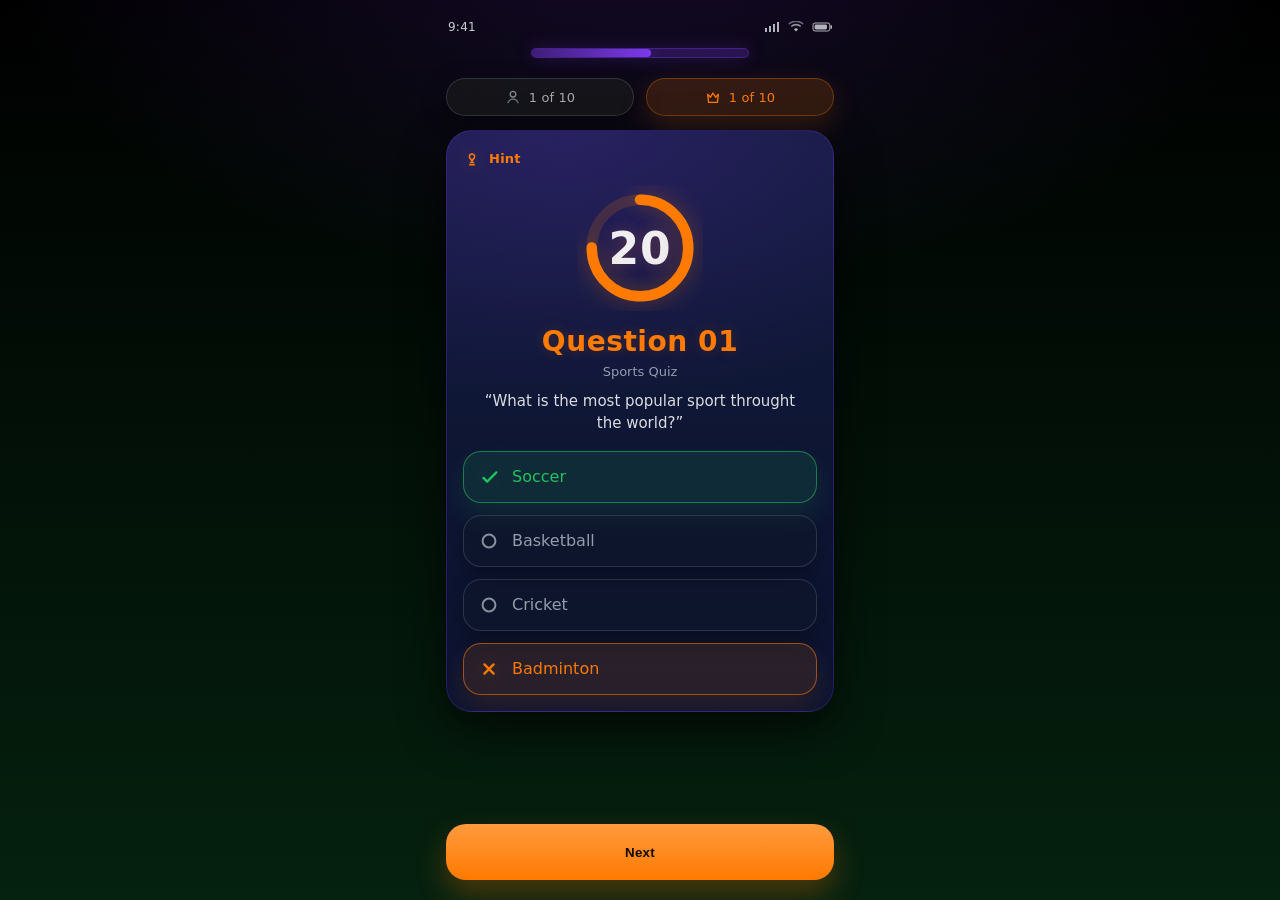
<file: neon-ui.html>
<!DOCTYPE html>
<html lang="en">
  <head>
    <meta charset="UTF-8" />
    <meta name="viewport" content="width=device-width, initial-scale=1.0" />
    <title>Neon Sports Quiz UI</title>
    <link rel="stylesheet" href="./neon-ui.css" />
  </head>
  <body>
    <main class="phone" aria-label="Sports quiz (neon dark UI)">
      <!-- Mock status bar -->
      <div class="status" aria-hidden="true">
        <div>9:41</div>
        <div class="icons">
          <!-- signal -->
          <svg width="16" height="12" viewBox="0 0 16 12" fill="none" xmlns="http://www.w3.org/2000/svg">
            <path d="M1 11h2V7H1v4Zm4 0h2V5H5v6Zm4 0h2V3H9v8Zm4 0h2V1h-2v10Z" fill="currentColor" opacity="0.9"/>
          </svg>
          <!-- wifi -->
          <svg width="16" height="12" viewBox="0 0 16 12" fill="none" xmlns="http://www.w3.org/2000/svg">
            <path d="M8 10.4l2.1-2.1a3 3 0 0 0-4.2 0L8 10.4Z" fill="currentColor" opacity="0.9"/>
            <path d="M3.8 6.1a6 6 0 0 1 8.4 0l1.1-1.1a7.6 7.6 0 0 0-10.6 0l1.1 1.1Z" fill="currentColor" opacity="0.7"/>
            <path d="M1.3 3.6a9.6 9.6 0 0 1 13.4 0l1-1a11 11 0 0 0-15.4 0l1 1Z" fill="currentColor" opacity="0.5"/>
          </svg>
          <!-- battery -->
          <svg width="20" height="12" viewBox="0 0 20 12" fill="none" xmlns="http://www.w3.org/2000/svg">
            <path d="M18.5 4.2V7.8h.9c.3 0 .6-.3.6-.6V4.8c0-.3-.3-.6-.6-.6h-.9Z" fill="currentColor" opacity="0.9"/>
            <rect x="1" y="2" width="16.8" height="8" rx="2" stroke="currentColor" opacity="0.9"/>
            <rect x="2.6" y="3.6" width="12.4" height="4.8" rx="1.4" fill="currentColor" opacity="0.9"/>
          </svg>
        </div>
      </div>

      <!-- Violet progress bar -->
      <div class="progress-top" aria-label="Progress (top)">
        <div class="fill"></div>
      </div>

      <!-- Badges -->
      <div class="badges" aria-label="Info badges">
        <div class="badge neutral">
          <!-- profile icon -->
          <svg width="16" height="16" viewBox="0 0 24 24" fill="none" xmlns="http://www.w3.org/2000/svg">
            <path d="M12 12a4.2 4.2 0 1 0 0-8.4A4.2 4.2 0 0 0 12 12Z" stroke="currentColor" stroke-width="2" opacity="0.9"/>
            <path d="M4.5 20.4c1.7-3.7 5.1-5.4 7.5-5.4s5.8 1.7 7.5 5.4" stroke="currentColor" stroke-width="2" stroke-linecap="round" opacity="0.7"/>
          </svg>
          <span>1 of 10</span>
        </div>

        <div class="badge orange">
          <!-- crown icon -->
          <svg width="16" height="16" viewBox="0 0 24 24" fill="none" xmlns="http://www.w3.org/2000/svg">
            <path d="M4 8l4.2 4.3L12 6l3.8 6.3L20 8l-1.4 12H5.4L4 8Z" stroke="currentColor" stroke-width="2" stroke-linejoin="round"/>
          </svg>
          <span>1 of 10</span>
        </div>
      </div>

      <!-- Main question card -->
      <section class="card" aria-label="Question card">
        <div class="hint" aria-label="Hint">
          <!-- bulb icon -->
          <svg width="18" height="18" viewBox="0 0 24 24" fill="none" xmlns="http://www.w3.org/2000/svg">
            <path d="M9 21h6" stroke="currentColor" stroke-width="2" stroke-linecap="round"/>
            <path d="M10 18h4" stroke="currentColor" stroke-width="2" stroke-linecap="round"/>
            <path d="M8.5 10.2a3.5 3.5 0 1 1 7 0c0 1.4-.8 2.2-1.6 3-.8.8-1.4 1.5-1.4 2.8h-1c0-1.3-.6-2-1.4-2.8-.8-.8-1.6-1.6-1.6-3Z" stroke="currentColor" stroke-width="2" stroke-linejoin="round"/>
          </svg>
          <span>Hint</span>
        </div>

        <div class="timerWrap" aria-label="Timer">
          <div class="ring" role="img" aria-label="Countdown timer 20 seconds">
            <svg viewBox="0 0 120 120" aria-hidden="true">
              <circle class="bg" cx="60" cy="60" r="46" stroke-width="10" fill="none" />
              <!-- 75% ring as sample -->
              <circle
                class="fg"
                cx="60"
                cy="60"
                r="46"
                stroke-width="10"
                fill="none"
                stroke-linecap="round"
                stroke-dasharray="289"
                stroke-dashoffset="72"
              />
            </svg>
            <div class="count">20</div>
          </div>
        </div>

        <div class="qTitle">Question 01</div>
        <div class="qSub">Sports Quiz</div>
        <div class="qText">“What is the most popular sport throught the world?”</div>

        <div class="answers" aria-label="Answer choices">
          <div class="ans correct">
            <div class="icon" aria-hidden="true">
              <!-- check -->
              <svg width="22" height="22" viewBox="0 0 24 24" fill="none" xmlns="http://www.w3.org/2000/svg">
                <path d="M20 7L10 17l-4-4" stroke="currentColor" stroke-width="2.6" stroke-linecap="round" stroke-linejoin="round"/>
              </svg>
            </div>
            <div>Soccer</div>
          </div>

          <div class="ans unselected">
            <div class="icon" aria-hidden="true">
              <!-- circle -->
              <svg width="22" height="22" viewBox="0 0 24 24" fill="none" xmlns="http://www.w3.org/2000/svg">
                <circle cx="12" cy="12" r="7" stroke="currentColor" stroke-width="2.2" opacity="0.95"/>
              </svg>
            </div>
            <div>Basketball</div>
          </div>

          <div class="ans unselected">
            <div class="icon" aria-hidden="true">
              <svg width="22" height="22" viewBox="0 0 24 24" fill="none" xmlns="http://www.w3.org/2000/svg">
                <circle cx="12" cy="12" r="7" stroke="currentColor" stroke-width="2.2" opacity="0.95"/>
              </svg>
            </div>
            <div>Cricket</div>
          </div>

          <div class="ans wrong">
            <div class="icon" aria-hidden="true">
              <!-- X -->
              <svg width="22" height="22" viewBox="0 0 24 24" fill="none" xmlns="http://www.w3.org/2000/svg">
                <path d="M7 7l10 10M17 7L7 17" stroke="currentColor" stroke-width="2.6" stroke-linecap="round"/>
              </svg>
            </div>
            <div>Badminton</div>
          </div>
        </div>
      </section>

      <footer class="footer" aria-label="Footer actions">
        <button class="next" type="button" aria-label="Next question">Next</button>
      </footer>
    </main>
  </body>
</html>
</file>
<file: neon-ui.css>
/* Neon dark-mode sports quiz UI (mobile-first) */
:root {
  --bg-0: #000000;
  --bg-1: #05210f; /* deep forest green */
  --card: #111a3a; /* deep purple/blue */
  --card-2: #0c1330;
  --muted: #98a2b3;
  --muted-2: #6b7280;
  --cool-grey: #9aa4b2;
  --cool-grey-2: rgba(154, 164, 178, 0.18);
  --violet: #7c3aed;
  --orange: #ff7a00;
  --orange-2: #ff9a3d;
  --green: #22c55e;
  --green-2: #00ff85;
  --danger: #ff4d2e;
  --danger-2: #ff7a00;
  --shadow: 0 18px 45px rgba(0, 0, 0, 0.65);
  --radius-lg: 26px;
  --radius-md: 18px;
  --radius-pill: 999px;
}

* {
  box-sizing: border-box;
}

html,
body {
  height: 100%;
}

body {
  margin: 0;
  font-family: ui-sans-serif, system-ui, -apple-system, Segoe UI, Roboto, Helvetica, Arial,
    "Apple Color Emoji", "Segoe UI Emoji";
  color: #e5e7eb;
  background: radial-gradient(1200px 700px at 50% -10%, rgba(124, 58, 237, 0.18), transparent 55%),
    linear-gradient(180deg, var(--bg-0), var(--bg-1));
}

.phone {
  max-width: 420px;
  margin: 0 auto;
  min-height: 100%;
  padding: 18px 16px 20px;
  display: flex;
  flex-direction: column;
  gap: 14px;
}

/* Faux status bar (mobile mock) */
.status {
  display: flex;
  align-items: center;
  justify-content: space-between;
  font-size: 12px;
  letter-spacing: 0.02em;
  color: rgba(229, 231, 235, 0.92);
  opacity: 0.95;
  padding: 2px 2px 0;
}

.status .icons {
  display: inline-flex;
  align-items: center;
  gap: 8px;
  color: rgba(229, 231, 235, 0.9);
}

.pill {
  border-radius: var(--radius-pill);
  padding: 6px 12px;
  display: inline-flex;
  align-items: center;
  gap: 8px;
  border: 1px solid rgba(255, 255, 255, 0.08);
  backdrop-filter: blur(10px);
}

.progress-top {
  height: 10px;
  width: 56%;
  border-radius: var(--radius-pill);
  background: rgba(124, 58, 237, 0.25);
  border: 1px solid rgba(124, 58, 237, 0.35);
  margin: 0 auto;
  overflow: hidden;
  box-shadow: 0 0 18px rgba(124, 58, 237, 0.24);
}

.progress-top .fill {
  height: 100%;
  width: 55%;
  border-radius: var(--radius-pill);
  background: linear-gradient(90deg, rgba(124, 58, 237, 0.25), var(--violet));
  box-shadow: 0 0 18px rgba(124, 58, 237, 0.45);
}

.badges {
  display: flex;
  align-items: center;
  justify-content: space-between;
  gap: 12px;
  margin-top: 6px;
}

.badge {
  flex: 1;
  display: inline-flex;
  align-items: center;
  justify-content: center;
  gap: 8px;
  border-radius: var(--radius-pill);
  padding: 10px 12px;
  font-size: 13px;
  letter-spacing: 0.01em;
  box-shadow: 0 8px 24px rgba(0, 0, 0, 0.35);
}

.badge.neutral {
  background: rgba(24, 24, 27, 0.75);
  border: 1px solid rgba(148, 163, 184, 0.22);
  color: rgba(229, 231, 235, 0.7);
}

.badge.neutral svg {
  color: rgba(154, 164, 178, 0.9);
}

.badge.orange {
  background: rgba(255, 122, 0, 0.16);
  border: 1px solid rgba(255, 122, 0, 0.32);
  color: var(--orange);
  box-shadow: 0 10px 28px rgba(255, 122, 0, 0.18);
}

.badge.orange svg {
  color: var(--orange);
}

.card {
  background: radial-gradient(900px 500px at 30% 0%, rgba(124, 58, 237, 0.22), transparent 55%),
    linear-gradient(180deg, var(--card), var(--card-2));
  border: 1px solid rgba(124, 58, 237, 0.26);
  border-radius: var(--radius-lg);
  box-shadow: var(--shadow);
  padding: 18px 16px 16px;
  position: relative;
  overflow: hidden;
}

.hint {
  display: inline-flex;
  align-items: center;
  gap: 8px;
  color: var(--orange);
  font-weight: 600;
  font-size: 13px;
  letter-spacing: 0.02em;
}

.hint svg {
  color: var(--orange);
  filter: drop-shadow(0 0 10px rgba(255, 122, 0, 0.35));
}

.timerWrap {
  margin-top: 14px;
  display: grid;
  place-items: center;
}

.ring {
  width: 126px;
  height: 126px;
  position: relative;
  display: grid;
  place-items: center;
}

.ring svg {
  position: absolute;
  inset: 0;
  transform: rotate(-90deg);
}

.ring .bg {
  stroke: rgba(255, 122, 0, 0.16);
}

.ring .fg {
  stroke: var(--orange);
  filter: drop-shadow(0 0 10px rgba(255, 122, 0, 0.35));
}

.count {
  font-size: 44px;
  font-weight: 800;
  letter-spacing: 0.02em;
  color: rgba(255, 255, 255, 0.92);
  text-shadow: 0 0 14px rgba(255, 122, 0, 0.25), 0 0 26px rgba(124, 58, 237, 0.2);
}

.qTitle {
  margin-top: 14px;
  text-align: center;
  font-size: 28px;
  font-weight: 800;
  color: var(--orange);
  letter-spacing: 0.02em;
  text-shadow: 0 0 14px rgba(255, 122, 0, 0.18);
}

.qSub {
  margin-top: 6px;
  text-align: center;
  font-size: 13px;
  color: rgba(154, 164, 178, 0.95);
}

.qText {
  margin-top: 12px;
  text-align: center;
  font-size: 15px;
  line-height: 1.45;
  color: rgba(229, 231, 235, 0.95);
  padding: 0 10px;
}

.answers {
  margin-top: 16px;
  display: flex;
  flex-direction: column;
  gap: 12px;
}

.ans {
  display: flex;
  align-items: center;
  gap: 12px;
  padding: 14px 14px;
  border-radius: var(--radius-md);
  border: 1px solid rgba(154, 164, 178, 0.22);
  background: rgba(17, 24, 39, 0.4);
  color: rgba(154, 164, 178, 0.95);
  box-shadow: 0 10px 22px rgba(0, 0, 0, 0.32);
}

.ans .icon {
  width: 22px;
  height: 22px;
  display: grid;
  place-items: center;
  flex-shrink: 0;
}

.ans.unselected svg {
  color: rgba(154, 164, 178, 0.9);
}

.ans.correct {
  border-color: rgba(34, 197, 94, 0.55);
  background: rgba(34, 197, 94, 0.12);
  color: rgba(34, 197, 94, 0.98);
  box-shadow: 0 14px 28px rgba(34, 197, 94, 0.12);
}

.ans.correct svg {
  color: rgba(34, 197, 94, 0.98);
  filter: drop-shadow(0 0 10px rgba(34, 197, 94, 0.22));
}

.ans.wrong {
  border-color: rgba(255, 122, 0, 0.55);
  background: rgba(255, 122, 0, 0.12);
  color: rgba(255, 122, 0, 0.98);
  box-shadow: 0 14px 28px rgba(255, 122, 0, 0.12);
}

.ans.wrong svg {
  color: rgba(255, 122, 0, 0.98);
  filter: drop-shadow(0 0 10px rgba(255, 122, 0, 0.22));
}

.footer {
  margin-top: auto;
  padding-top: 8px;
}

.next {
  width: 100%;
  height: 56px;
  border-radius: 20px;
  border: none;
  cursor: pointer;
  font-weight: 800;
  letter-spacing: 0.02em;
  background: linear-gradient(180deg, var(--orange-2), var(--orange));
  color: #120a00;
  box-shadow: 0 14px 30px rgba(255, 122, 0, 0.28);
}

.next:active {
  transform: translateY(1px);
}

.srOnly {
  position: absolute;
  width: 1px;
  height: 1px;
  padding: 0;
  margin: -1px;
  overflow: hidden;
  clip: rect(0, 0, 0, 0);
  white-space: nowrap;
  border-width: 0;
}
</file>
